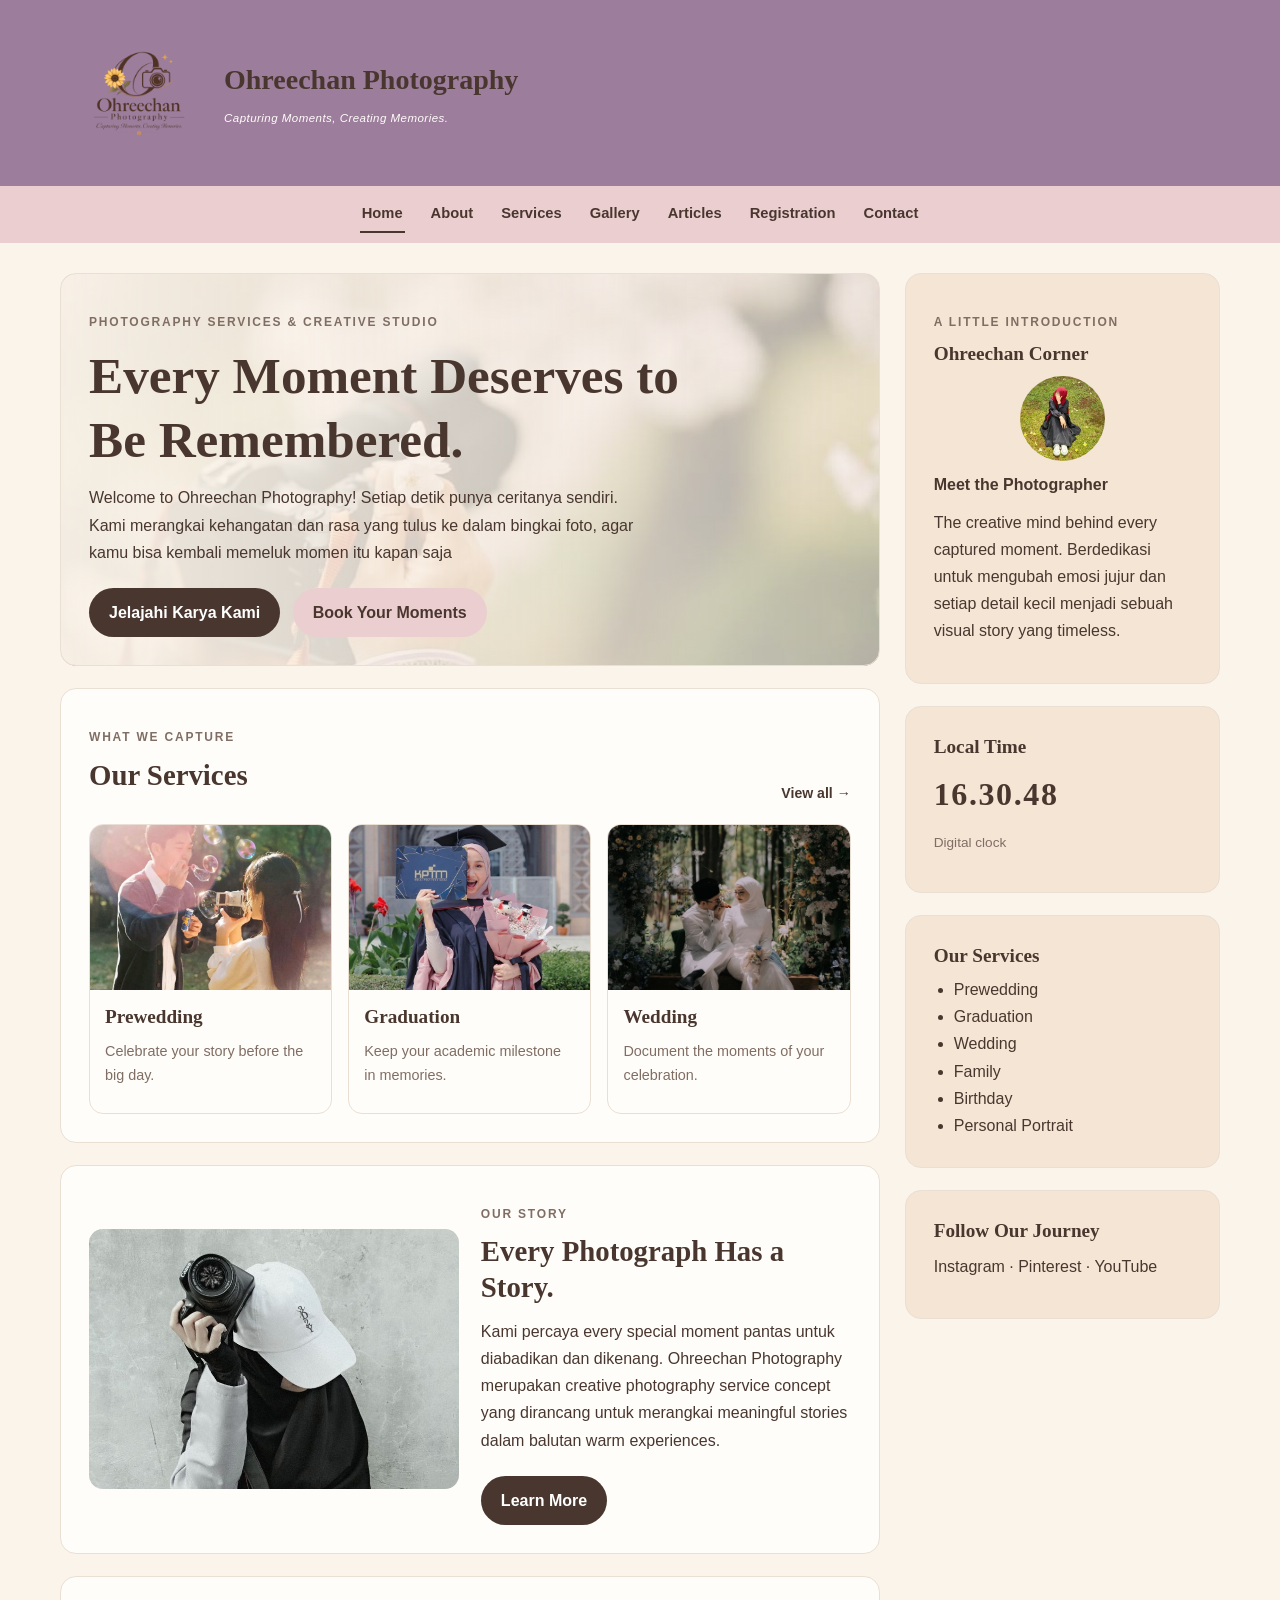
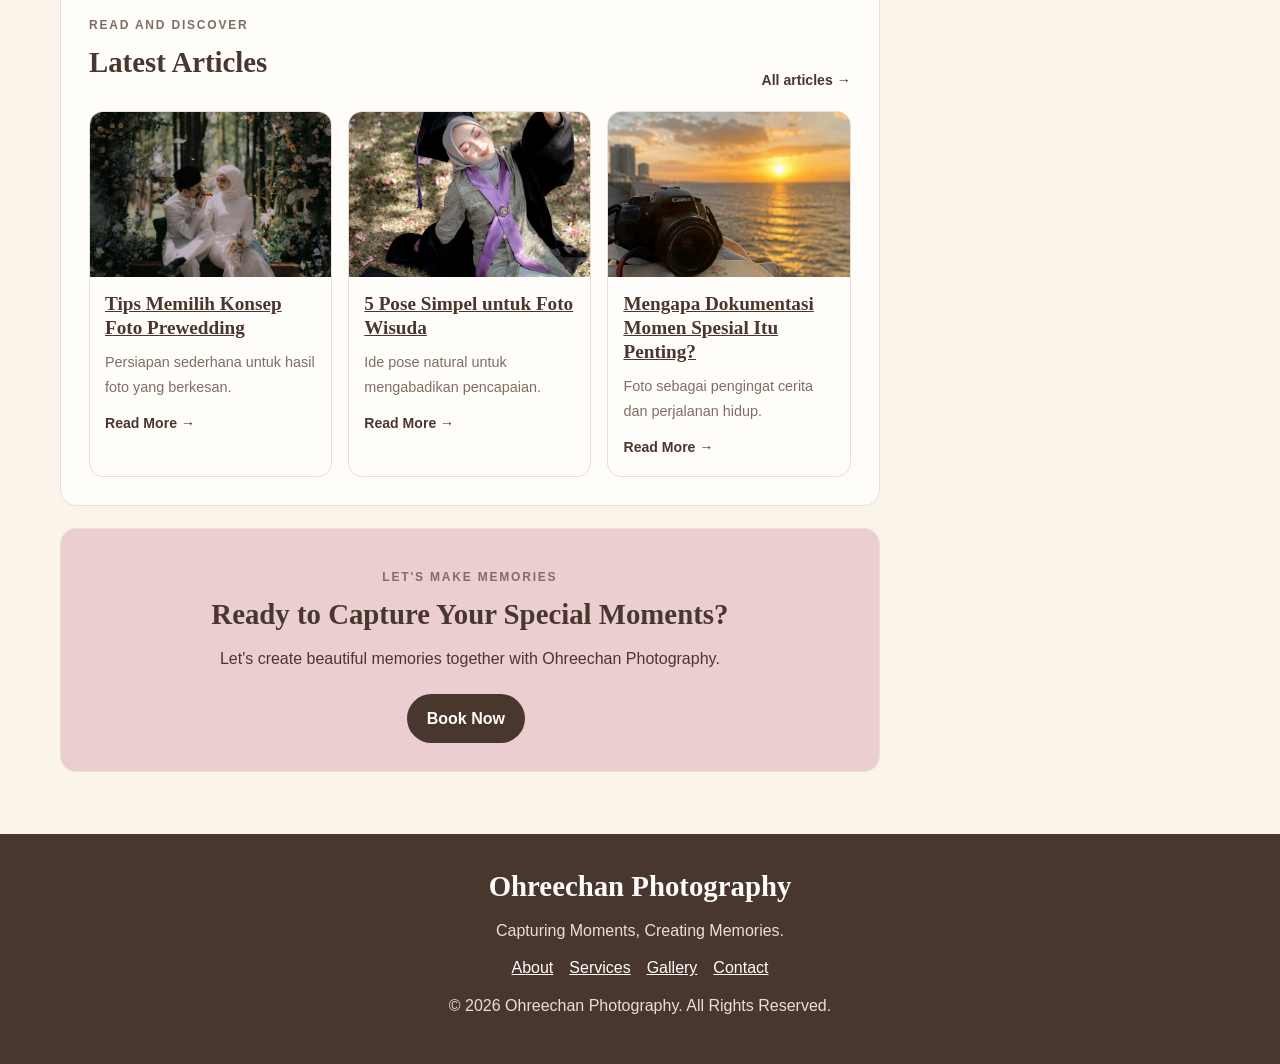
<file: index.html>
<!DOCTYPE html>
<html lang="id">
<head>
<meta charset="UTF-8">
<meta name="viewport" content="width=device-width, initial-scale=1.0">
<meta name="description" content="Ohreechan Photography — photography services and creative studio concept.">
<title>Home | Ohreechan Photography</title>
<link rel="icon" type="image/svg+xml" href="images/logofotofg.svg">
<link rel="stylesheet" href="style.css">
</head>
<body>

<header class="site-header">
  <a class="brand" href="index.html">
    <img src="images/logofoto.png" alt="Logo Ohreechan Photography">
    <span><span class="brand-name">Ohreechan Photography</span><br><span class="brand-tagline">Capturing Moments, Creating Memories.</span></span>
  </a>
  <button class="menu-toggle" id="menuToggle" aria-label="Buka menu">☰ Menu</button>
</header>

<nav class="site-nav" id="siteNav">
  <a class="active" href="index.html">Home</a>
  <a href="about.html">About</a>
  <a href="services.html">Services</a>
  <a href="gallery.html">Gallery</a>
  <a href="articles.html">Articles</a>
  <a href="registration.html">Registration</a>
  <a href="contact.html">Contact</a>
</nav>

<div class="page-wrap">
<main>
<section class="panel hero">
 <div class="hero-inner">
  <p class="eyebrow">Photography services & creative studio</p>
  <h1>Every Moment Deserves to Be Remembered.</h1>
  <p>Welcome to Ohreechan Photography! Setiap detik punya ceritanya sendiri. Kami merangkai kehangatan dan rasa yang tulus ke dalam bingkai foto, agar kamu bisa kembali memeluk momen itu kapan saja</p>
  <a class="button" href="gallery.html">Jelajahi Karya Kami</a>
  <a class="button secondary" href="registration.html">Book Your Moments</a>
 </div>
</section>

<section class="panel">
 <div class="section-heading">
  <div><p class="eyebrow">What we capture</p><h2>Our Services</h2></div>
  <a class="card-link" href="services.html">View all →</a>
 </div>
 <div class="cards">
  <article class="card"><img src="images/prewedding5.jpg" alt="Pasangan prewedding"><div class="card-body"><h3>Prewedding</h3><p>Celebrate your story before the big day.</p></div></article>
  <article class="card"><img src="images/graduation1.jpg" alt="Wisuda"><div class="card-body"><h3>Graduation</h3><p>Keep your academic milestone in memories.</p></div></article>
  <article class="card"><img src="images/wedding1.jpg" alt="Pernikahan"><div class="card-body"><h3>Wedding</h3><p>Document the moments of your celebration.</p></div></article>
 </div>
</section>

<section class="panel split">
 <img src="images/fg.jpg" alt="Kamera fotografi">
 <div>
  <p class="eyebrow">Our story</p>
  <h2>Every Photograph Has a Story.</h2>
  <p>Kami percaya every special moment pantas untuk diabadikan dan dikenang. Ohreechan Photography merupakan creative photography service concept yang dirancang untuk merangkai meaningful stories dalam balutan warm experiences.</p>
  <a class="button" href="about.html">Learn More</a>
 </div>
</section>

<section class="panel">
 <div class="section-heading">
  <div><p class="eyebrow">Read and discover</p><h2>Latest Articles</h2></div>
  <a class="card-link" href="articles.html">All articles →</a>
 </div>
 <div class="cards">
  <article class="card"><img src="images/wedding1.jpg" alt="Foto pasangan"><div class="card-body"><h3><a href="article-prewedding.html">Tips Memilih Konsep Foto Prewedding</a></h3><p>Persiapan sederhana untuk hasil foto yang berkesan.</p><a class="card-link" href="article-prewedding.html">Read More →</a></div></article>
  <article class="card"><img src="images/graduation2.jpg" alt="Foto wisuda"><div class="card-body"><h3><a href="article-graduation.html">5 Pose Simpel untuk Foto Wisuda</a></h3><p>Ide pose natural untuk mengabadikan pencapaian.</p><a class="card-link" href="article-graduation.html">Read More →</a></div></article>
  <article class="card"><img src="images/fg2.jpg" alt="Kamera"><div class="card-body"><h3><a href="article-documentation.html">Mengapa Dokumentasi Momen Spesial Itu Penting?</a></h3><p>Foto sebagai pengingat cerita dan perjalanan hidup.</p><a class="card-link" href="article-documentation.html">Read More →</a></div></article>
 </div>
</section>

<section class="panel" style="text-align:center;background:#ebcfd0">
 <p class="eyebrow">Let's make memories</p>
 <h2>Ready to Capture Your Special Moments?</h2>
 <p>Let's create beautiful memories together with Ohreechan Photography.</p>
 <a class="button" href="registration.html">Book Now</a>
</section>
</main>

<aside class="sidebar">
  <section class="panel">
    <p class="eyebrow">A little introduction</p><h3>Ohreechan Corner</h3>
    <img class="profile-icon" src="images/nur.jpeg" alt="Ilustrasi profil fotografer">
    <p><strong>Meet the Photographer</strong></p>
    <p>The creative mind behind every captured moment. Berdedikasi untuk mengubah emosi jujur dan setiap detail kecil menjadi sebuah visual story yang timeless.</p>
  </section>
  <section class="panel"><h3>Local Time</h3><div class="clock" id="clock">00:00:00</div><p class="article-meta">Digital clock</p></section>
  <section class="panel"><h3>Our Services</h3><ul><li>Prewedding</li><li>Graduation</li><li>Wedding</li><li>Family</li><li>Birthday</li><li>Personal Portrait</li></ul></section>
  <section class="panel"><h3>Follow Our Journey</h3><p>Instagram · Pinterest · YouTube</p><p class="article-meta"></p></section>
</aside>

</div>

<footer class="site-footer">
  <h2>Ohreechan Photography</h2>
  <p>Capturing Moments, Creating Memories.</p>
  <p><a href="about.html">About</a><a href="services.html">Services</a><a href="gallery.html">Gallery</a><a href="contact.html">Contact</a></p>
  <p>© 2026 Ohreechan Photography. All Rights Reserved.</p>
</footer>

<script src="script.js"></script>
</body>
</html>
</file>
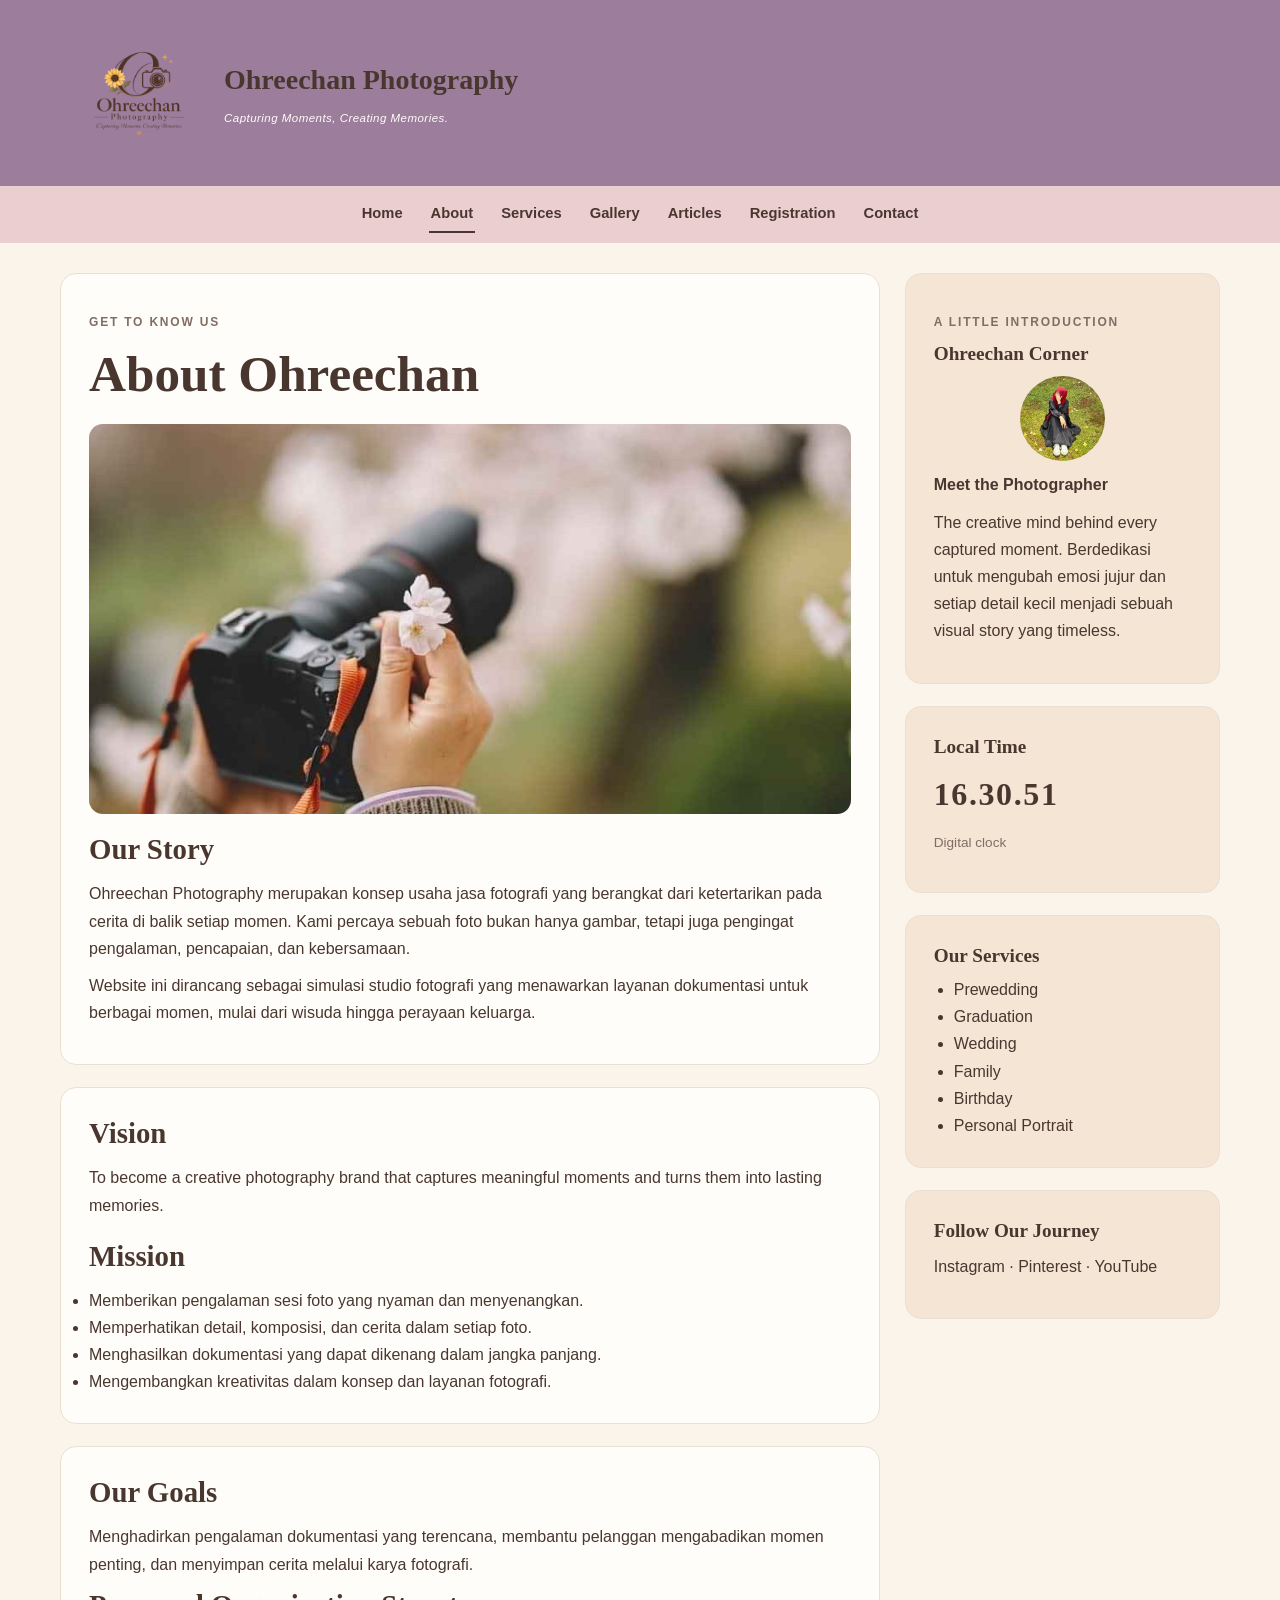
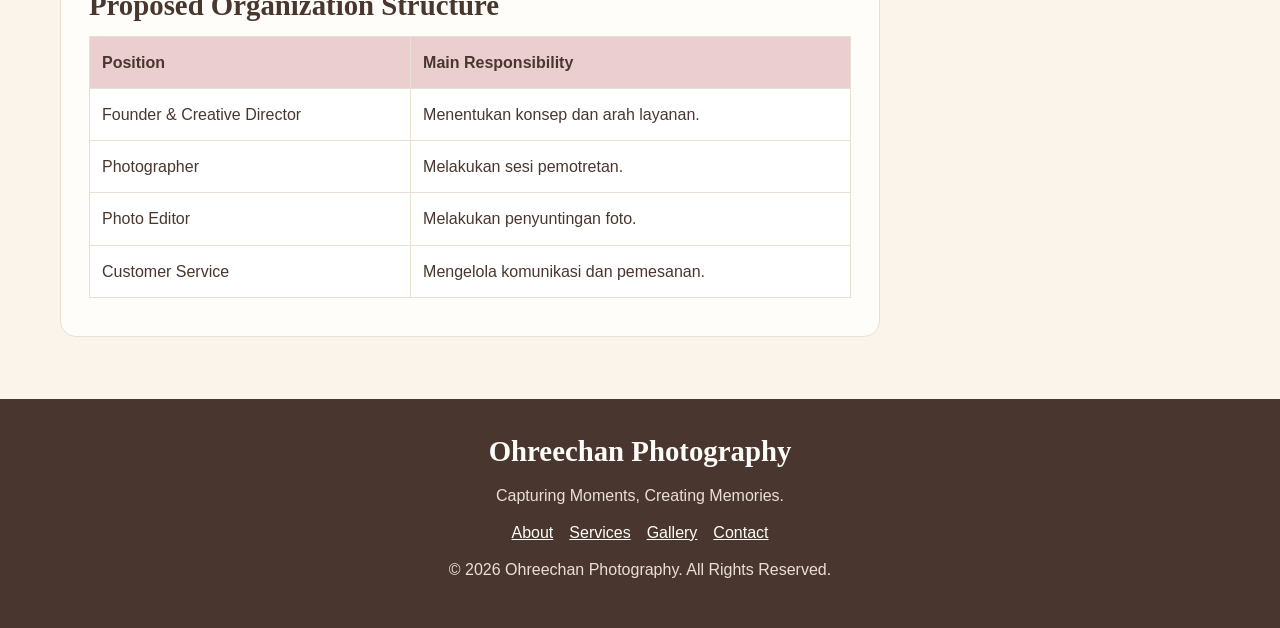
<file: about.html>
<!DOCTYPE html>
<html lang="id">
<head>
<meta charset="UTF-8">
<meta name="viewport" content="width=device-width, initial-scale=1.0">
<meta name="description" content="Ohreechan Photography — photography services and creative studio concept.">
<title>About | Ohreechan Photography</title>
<link rel="icon" type="image/svg+xml" href="images/logofotofg.svg">
<link rel="stylesheet" href="style.css">
</head>
<body>

<header class="site-header">
  <a class="brand" href="index.html">
    <img src="images/logofoto.png" alt="Logo Ohreechan Photography">
    <span><span class="brand-name">Ohreechan Photography</span><br><span class="brand-tagline">Capturing Moments, Creating Memories.</span></span>
  </a>
  <button class="menu-toggle" id="menuToggle" aria-label="Buka menu">☰ Menu</button>
</header>
<nav class="site-nav" id="siteNav"><a class="" href="index.html">Home</a><a class="active" href="about.html">About</a><a class="" href="services.html">Services</a><a class="" href="gallery.html">Gallery</a><a class="" href="articles.html">Articles</a><a class="" href="registration.html">Registration</a><a class="" href="contact.html">Contact</a></nav>


<div class="page-wrap">
<main class="">
<section class="panel"><p class="eyebrow">Get to know us</p><h1>About Ohreechan</h1><img class="article-image" src="images/herobgfg.jpg" alt="Kamera dan perlengkapan fotografi"><h2>Our Story</h2><p>Ohreechan Photography merupakan konsep usaha jasa fotografi yang berangkat dari ketertarikan pada cerita di balik setiap momen. Kami percaya sebuah foto bukan hanya gambar, tetapi juga pengingat pengalaman, pencapaian, dan kebersamaan.</p><p>Website ini dirancang sebagai simulasi studio fotografi yang menawarkan layanan dokumentasi untuk berbagai momen, mulai dari wisuda hingga perayaan keluarga.</p></section>
<section class="panel"><h2>Vision</h2><blockquote>To become a creative photography brand that captures meaningful moments and turns them into lasting memories.</blockquote><h2 style="margin-top:20px">Mission</h2><ul><li>Memberikan pengalaman sesi foto yang nyaman dan menyenangkan.</li><li>Memperhatikan detail, komposisi, dan cerita dalam setiap foto.</li><li>Menghasilkan dokumentasi yang dapat dikenang dalam jangka panjang.</li><li>Mengembangkan kreativitas dalam konsep dan layanan fotografi.</li></ul></section>
<section class="panel"><h2>Our Goals</h2><p>Menghadirkan pengalaman dokumentasi yang terencana, membantu pelanggan mengabadikan momen penting, dan menyimpan cerita melalui karya fotografi.</p><h2>Proposed Organization Structure</h2><div class="table-wrap"><table><tr><th>Position</th><th>Main Responsibility</th></tr><tr><td>Founder & Creative Director</td><td>Menentukan konsep dan arah layanan.</td></tr><tr><td>Photographer</td><td>Melakukan sesi pemotretan.</td></tr><tr><td>Photo Editor</td><td>Melakukan penyuntingan foto.</td></tr><tr><td>Customer Service</td><td>Mengelola komunikasi dan pemesanan.</td></tr></table></div><p class="article-meta"></p></section>
</main>

<aside class="sidebar">
  <section class="panel">
    <p class="eyebrow">A little introduction</p><h3>Ohreechan Corner</h3>
    <img class="profile-icon" src="images/nur.jpeg" alt="Ilustrasi profil fotografer">
    <p><strong>Meet the Photographer</strong></p>
    <p>The creative mind behind every captured moment. Berdedikasi untuk mengubah emosi jujur dan setiap detail kecil menjadi sebuah visual story yang timeless.</p>
  </section>
  <section class="panel"><h3>Local Time</h3><div class="clock" id="clock">00:00:00</div><p class="article-meta">Digital clock</p></section>
  <section class="panel"><h3>Our Services</h3><ul><li>Prewedding</li><li>Graduation</li><li>Wedding</li><li>Family</li><li>Birthday</li><li>Personal Portrait</li></ul></section>
  <section class="panel"><h3>Follow Our Journey</h3><p>Instagram · Pinterest · YouTube</p><p class="article-meta"></p></section>
</aside>

</div>

<footer class="site-footer">
  <h2>Ohreechan Photography</h2>
  <p>Capturing Moments, Creating Memories.</p>
  <p><a href="about.html">About</a><a href="services.html">Services</a><a href="gallery.html">Gallery</a><a href="contact.html">Contact</a></p>
  <p>© 2026 Ohreechan Photography. All Rights Reserved.</p>
</footer>

<script src="script.js"></script>
</body>
</html>
</file>
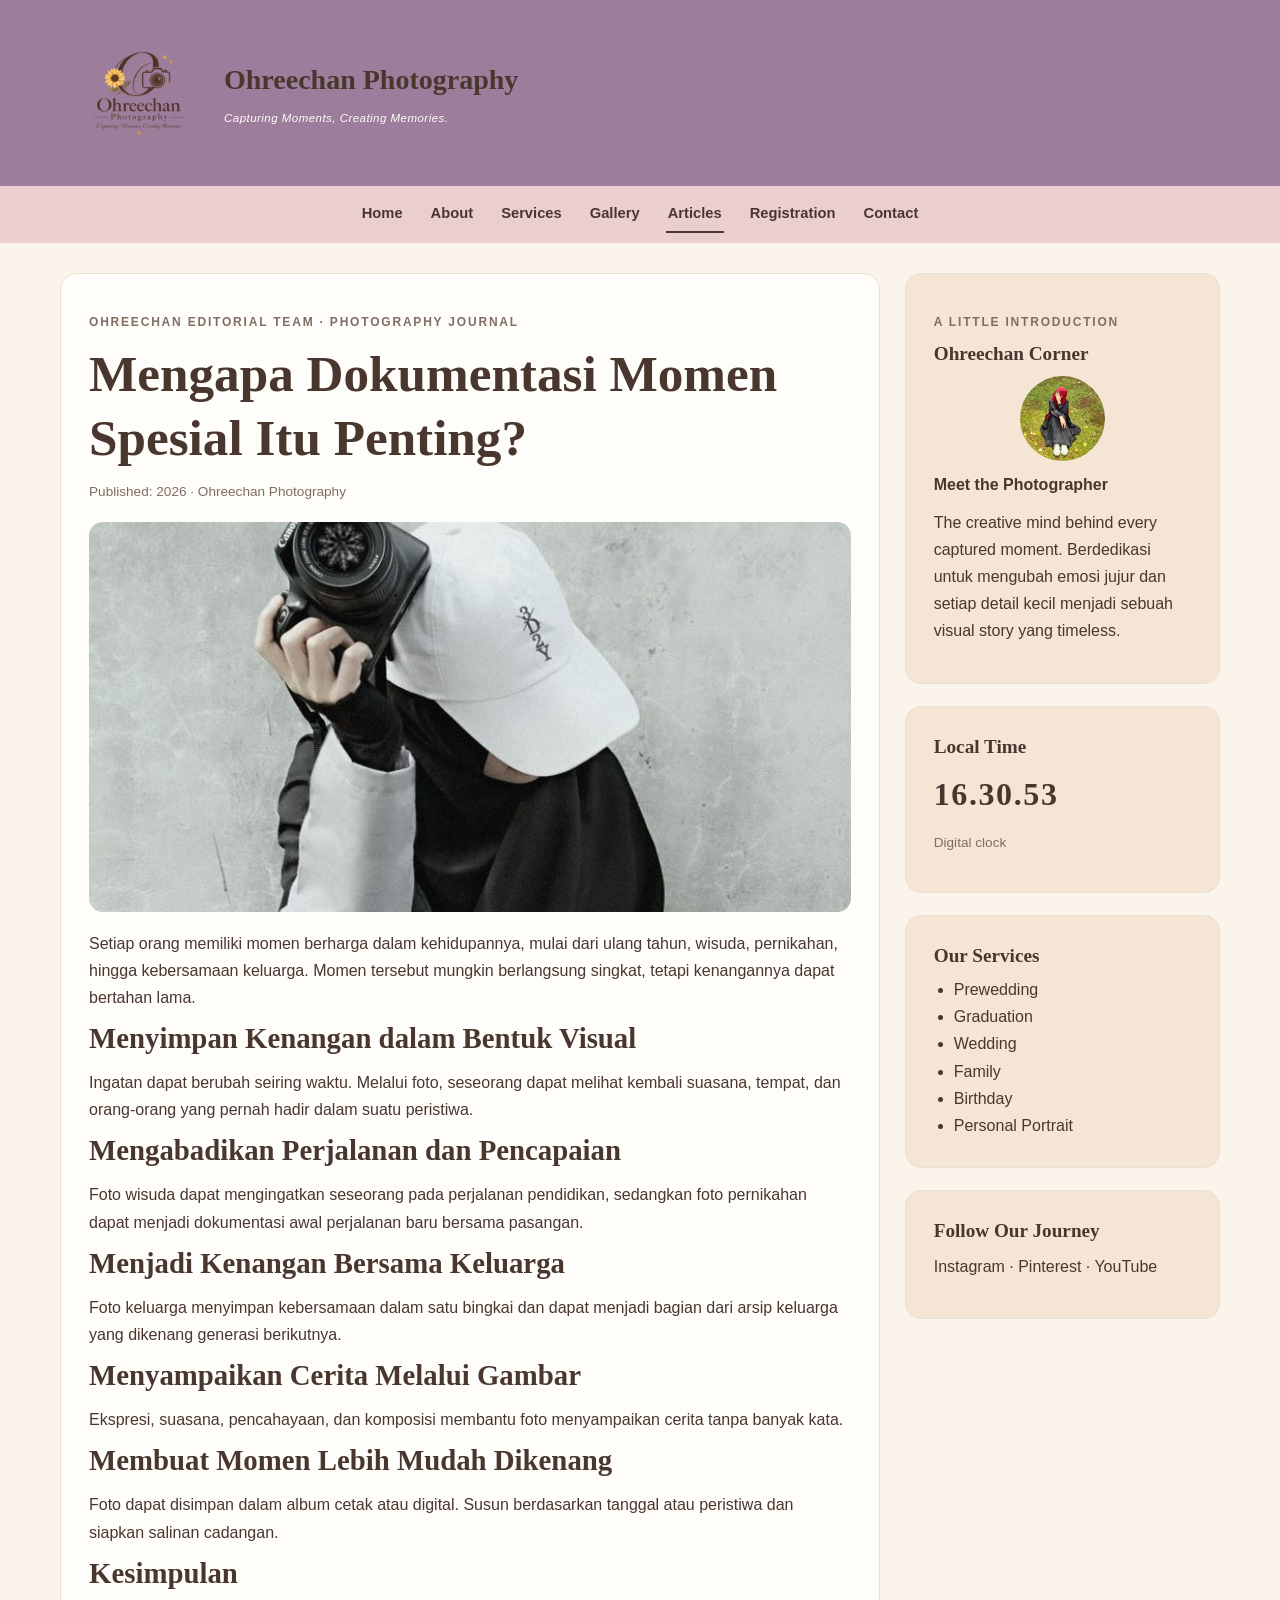
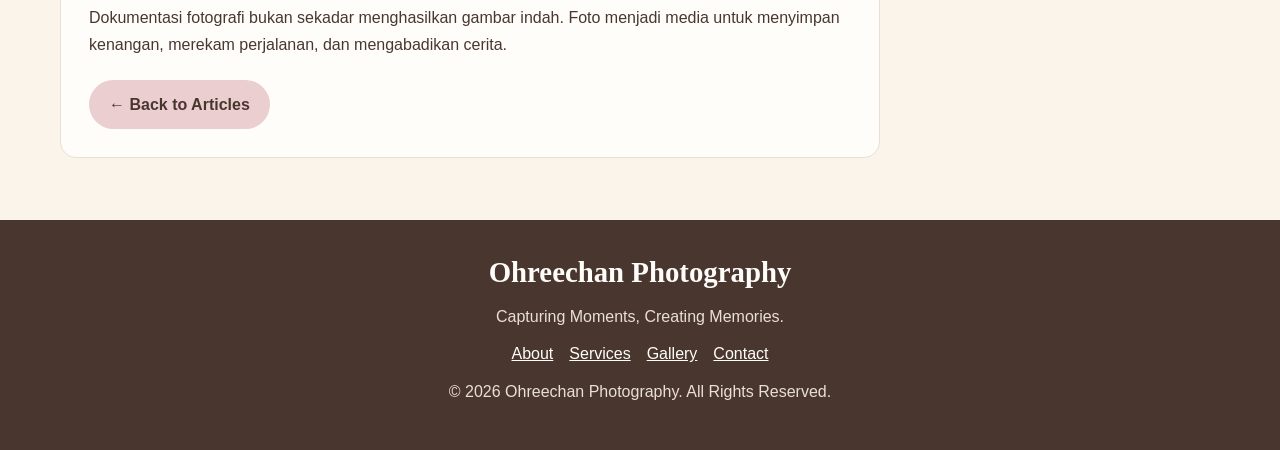
<file: article-documentation.html>
<!DOCTYPE html>
<html lang="id">
<head>
<meta charset="UTF-8">
<meta name="viewport" content="width=device-width, initial-scale=1.0">
<meta name="description" content="Ohreechan Photography — photography services and creative studio concept.">
<title>Article | Ohreechan Photography</title>
<link rel="icon" type="image/svg+xml" href="images/logofotofg.svg">
<link rel="stylesheet" href="style.css">
</head>
<body>

<header class="site-header">
  <a class="brand" href="index.html">
    <img src="images/logofoto.png" alt="Logo Ohreechan Photography">
    <span><span class="brand-name">Ohreechan Photography</span><br><span class="brand-tagline">Capturing Moments, Creating Memories.</span></span>
  </a>
  <button class="menu-toggle" id="menuToggle" aria-label="Buka menu">☰ Menu</button>
</header>
<nav class="site-nav" id="siteNav"><a class="" href="index.html">Home</a><a class="" href="about.html">About</a><a class="" href="services.html">Services</a><a class="" href="gallery.html">Gallery</a><a class="active" href="articles.html">Articles</a><a class="" href="registration.html">Registration</a><a class="" href="contact.html">Contact</a></nav>


<div class="page-wrap">
<main class="article-content"><section class="panel article-content"><p class="eyebrow">Ohreechan Editorial Team · Photography Journal</p><h1>Mengapa Dokumentasi Momen Spesial Itu Penting?</h1><p class="article-meta">Published: 2026 · Ohreechan Photography</p>
  <img class="article-image" src="images/fg.jpg" alt="Mengapa Dokumentasi Momen Spesial Itu Penting?"><p>Setiap orang memiliki momen berharga dalam kehidupannya, mulai dari ulang tahun, wisuda, pernikahan, hingga kebersamaan keluarga. Momen tersebut mungkin berlangsung singkat, tetapi kenangannya dapat bertahan lama.</p>
  <h2>Menyimpan Kenangan dalam Bentuk Visual</h2><p>Ingatan dapat berubah seiring waktu. Melalui foto, seseorang dapat melihat kembali suasana, tempat, dan orang-orang yang pernah hadir dalam suatu peristiwa.</p>
  <h2>Mengabadikan Perjalanan dan Pencapaian</h2><p>Foto wisuda dapat mengingatkan seseorang pada perjalanan pendidikan, sedangkan foto pernikahan dapat menjadi dokumentasi awal perjalanan baru bersama pasangan.</p>
  <h2>Menjadi Kenangan Bersama Keluarga</h2><p>Foto keluarga menyimpan kebersamaan dalam satu bingkai dan dapat menjadi bagian dari arsip keluarga yang dikenang generasi berikutnya.</p>
  <h2>Menyampaikan Cerita Melalui Gambar</h2><p>Ekspresi, suasana, pencahayaan, dan komposisi membantu foto menyampaikan cerita tanpa banyak kata.</p>
  <h2>Membuat Momen Lebih Mudah Dikenang</h2><p>Foto dapat disimpan dalam album cetak atau digital. Susun berdasarkan tanggal atau peristiwa dan siapkan salinan cadangan.</p>
  <h2>Kesimpulan</h2><p>Dokumentasi fotografi bukan sekadar menghasilkan gambar indah. Foto menjadi media untuk menyimpan kenangan, merekam perjalanan, dan mengabadikan cerita.</p><p class="article-meta"></p><a class="button secondary" href="articles.html">← Back to Articles</a></section></main>

<aside class="sidebar">
  <section class="panel">
    <p class="eyebrow">A little introduction</p><h3>Ohreechan Corner</h3>
    <img class="profile-icon" src="images/nur.jpeg" alt="Ilustrasi profil fotografer">
    <p><strong>Meet the Photographer</strong></p>
    <p>The creative mind behind every captured moment. Berdedikasi untuk mengubah emosi jujur dan setiap detail kecil menjadi sebuah visual story yang timeless.</p>
  </section>
  <section class="panel"><h3>Local Time</h3><div class="clock" id="clock">00:00:00</div><p class="article-meta">Digital clock</p></section>
  <section class="panel"><h3>Our Services</h3><ul><li>Prewedding</li><li>Graduation</li><li>Wedding</li><li>Family</li><li>Birthday</li><li>Personal Portrait</li></ul></section>
  <section class="panel"><h3>Follow Our Journey</h3><p>Instagram · Pinterest · YouTube</p><p class="article-meta"></p></section>
</aside>

</div>

<footer class="site-footer">
  <h2>Ohreechan Photography</h2>
  <p>Capturing Moments, Creating Memories.</p>
  <p><a href="about.html">About</a><a href="services.html">Services</a><a href="gallery.html">Gallery</a><a href="contact.html">Contact</a></p>
  <p>© 2026 Ohreechan Photography. All Rights Reserved.</p>
  
</footer>

<script src="script.js"></script>
</body>
</html>
</file>
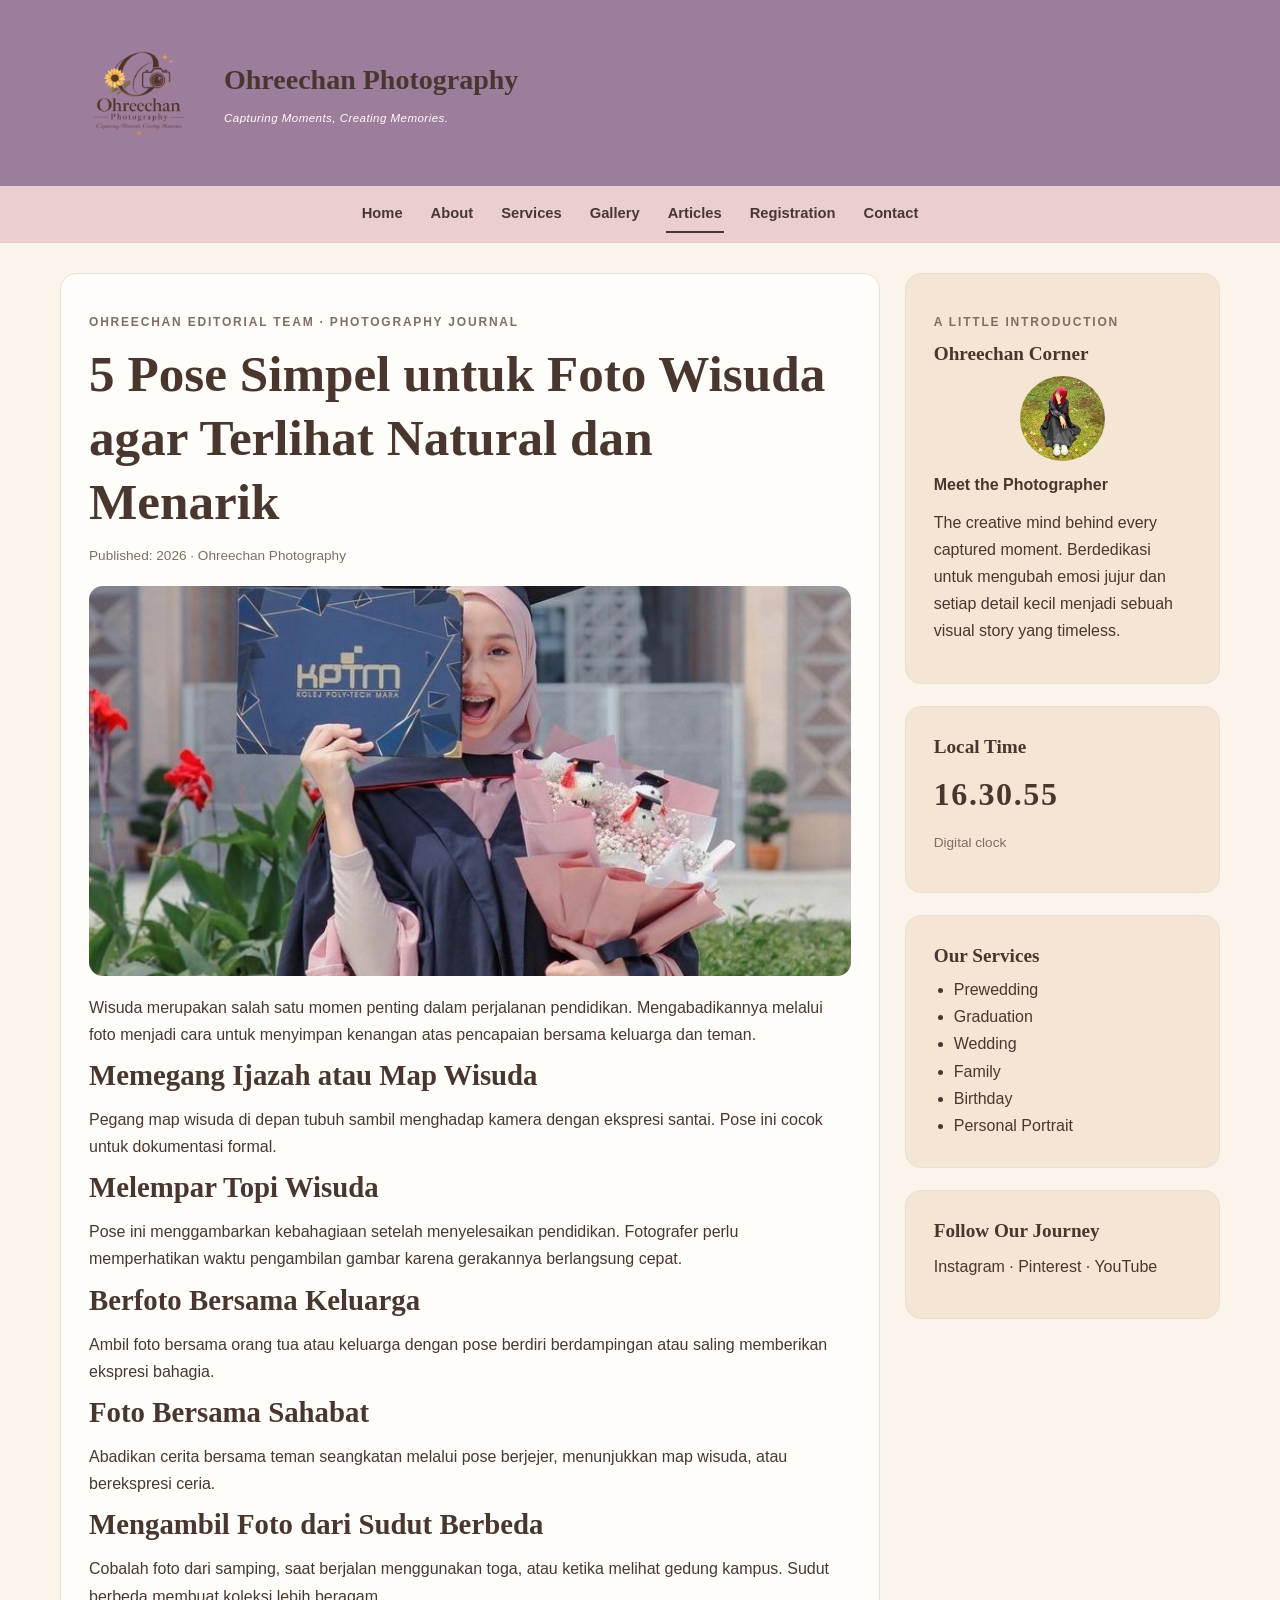
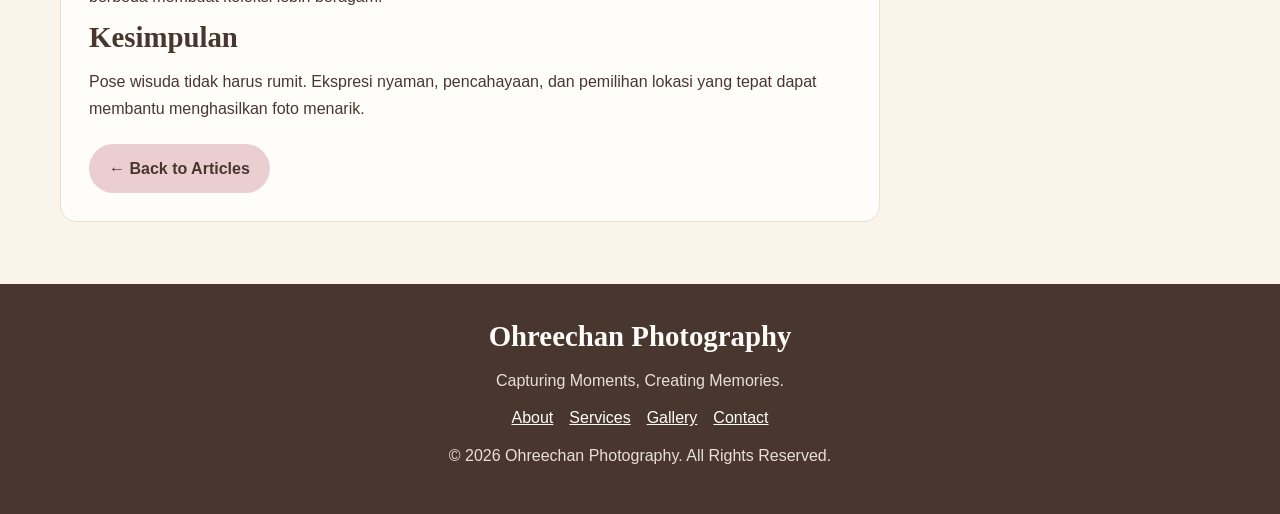
<file: article-graduation.html>
<!DOCTYPE html>
<html lang="id">
<head>
<meta charset="UTF-8">
<meta name="viewport" content="width=device-width, initial-scale=1.0">
<meta name="description" content="Ohreechan Photography — photography services and creative studio concept.">
<title>Article | Ohreechan Photography</title>
<link rel="icon" type="image/svg+xml" href="images/logofotofg.svg">
<link rel="stylesheet" href="style.css">
</head>
<body>

<header class="site-header">
  <a class="brand" href="index.html">
    <img src="images/logofoto.png" alt="Logo Ohreechan Photography">
    <span><span class="brand-name">Ohreechan Photography</span><br><span class="brand-tagline">Capturing Moments, Creating Memories.</span></span>
  </a>
  <button class="menu-toggle" id="menuToggle" aria-label="Buka menu">☰ Menu</button>
</header>
<nav class="site-nav" id="siteNav"><a class="" href="index.html">Home</a><a class="" href="about.html">About</a><a class="" href="services.html">Services</a><a class="" href="gallery.html">Gallery</a><a class="active" href="articles.html">Articles</a><a class="" href="registration.html">Registration</a><a class="" href="contact.html">Contact</a></nav>


<div class="page-wrap">
<main class="article-content"><section class="panel article-content"><p class="eyebrow">Ohreechan Editorial Team · Photography Journal</p><h1>5 Pose Simpel untuk Foto Wisuda agar Terlihat Natural dan Menarik</h1><p class="article-meta">Published: 2026 · Ohreechan Photography</p>
  <img class="article-image" src="images/graduation1.jpg" alt="5 Pose Simpel untuk Foto Wisuda agar Terlihat Natural dan Menarik"><p>Wisuda merupakan salah satu momen penting dalam perjalanan pendidikan. Mengabadikannya melalui foto menjadi cara untuk menyimpan kenangan atas pencapaian bersama keluarga dan teman.</p><h2>Memegang Ijazah atau Map Wisuda</h2><p>Pegang map wisuda di depan tubuh sambil menghadap kamera dengan ekspresi santai. Pose ini cocok untuk dokumentasi formal.</p><h2>Melempar Topi Wisuda</h2><p>Pose ini menggambarkan kebahagiaan setelah menyelesaikan pendidikan. Fotografer perlu memperhatikan waktu pengambilan gambar karena gerakannya berlangsung cepat.</p>
  <h2>Berfoto Bersama Keluarga</h2><p>Ambil foto bersama orang tua atau keluarga dengan pose berdiri berdampingan atau saling memberikan ekspresi bahagia.</p>
  <h2>Foto Bersama Sahabat</h2><p>Abadikan cerita bersama teman seangkatan melalui pose berjejer, menunjukkan map wisuda, atau berekspresi ceria.</p>
  <h2>Mengambil Foto dari Sudut Berbeda</h2><p>Cobalah foto dari samping, saat berjalan menggunakan toga, atau ketika melihat gedung kampus. Sudut berbeda membuat koleksi lebih beragam.</p>
  <h2>Kesimpulan</h2><p>Pose wisuda tidak harus rumit. Ekspresi nyaman, pencahayaan, dan pemilihan lokasi yang tepat dapat membantu menghasilkan foto menarik.</p><p class="article-meta"></p><a class="button secondary" href="articles.html">← Back to Articles</a></section></main>

<aside class="sidebar">
  <section class="panel">
    <p class="eyebrow">A little introduction</p><h3>Ohreechan Corner</h3>
    <img class="profile-icon" src="images/nur.jpeg" alt="Ilustrasi profil fotografer">
    <p><strong>Meet the Photographer</strong></p>
    <p>The creative mind behind every captured moment. Berdedikasi untuk mengubah emosi jujur dan setiap detail kecil menjadi sebuah visual story yang timeless.</p>
  </section>
  <section class="panel"><h3>Local Time</h3><div class="clock" id="clock">00:00:00</div><p class="article-meta">Digital clock</p></section>
  <section class="panel"><h3>Our Services</h3><ul><li>Prewedding</li><li>Graduation</li><li>Wedding</li><li>Family</li><li>Birthday</li><li>Personal Portrait</li></ul></section>
  <section class="panel"><h3>Follow Our Journey</h3><p>Instagram · Pinterest · YouTube</p><p class="article-meta"></p></section>
</aside>

</div>

<footer class="site-footer">
  <h2>Ohreechan Photography</h2>
  <p>Capturing Moments, Creating Memories.</p>
  <p><a href="about.html">About</a><a href="services.html">Services</a><a href="gallery.html">Gallery</a><a href="contact.html">Contact</a></p>
  <p>© 2026 Ohreechan Photography. All Rights Reserved.</p>
  
</footer>

<script src="script.js"></script>
</body>
</html>
</file>
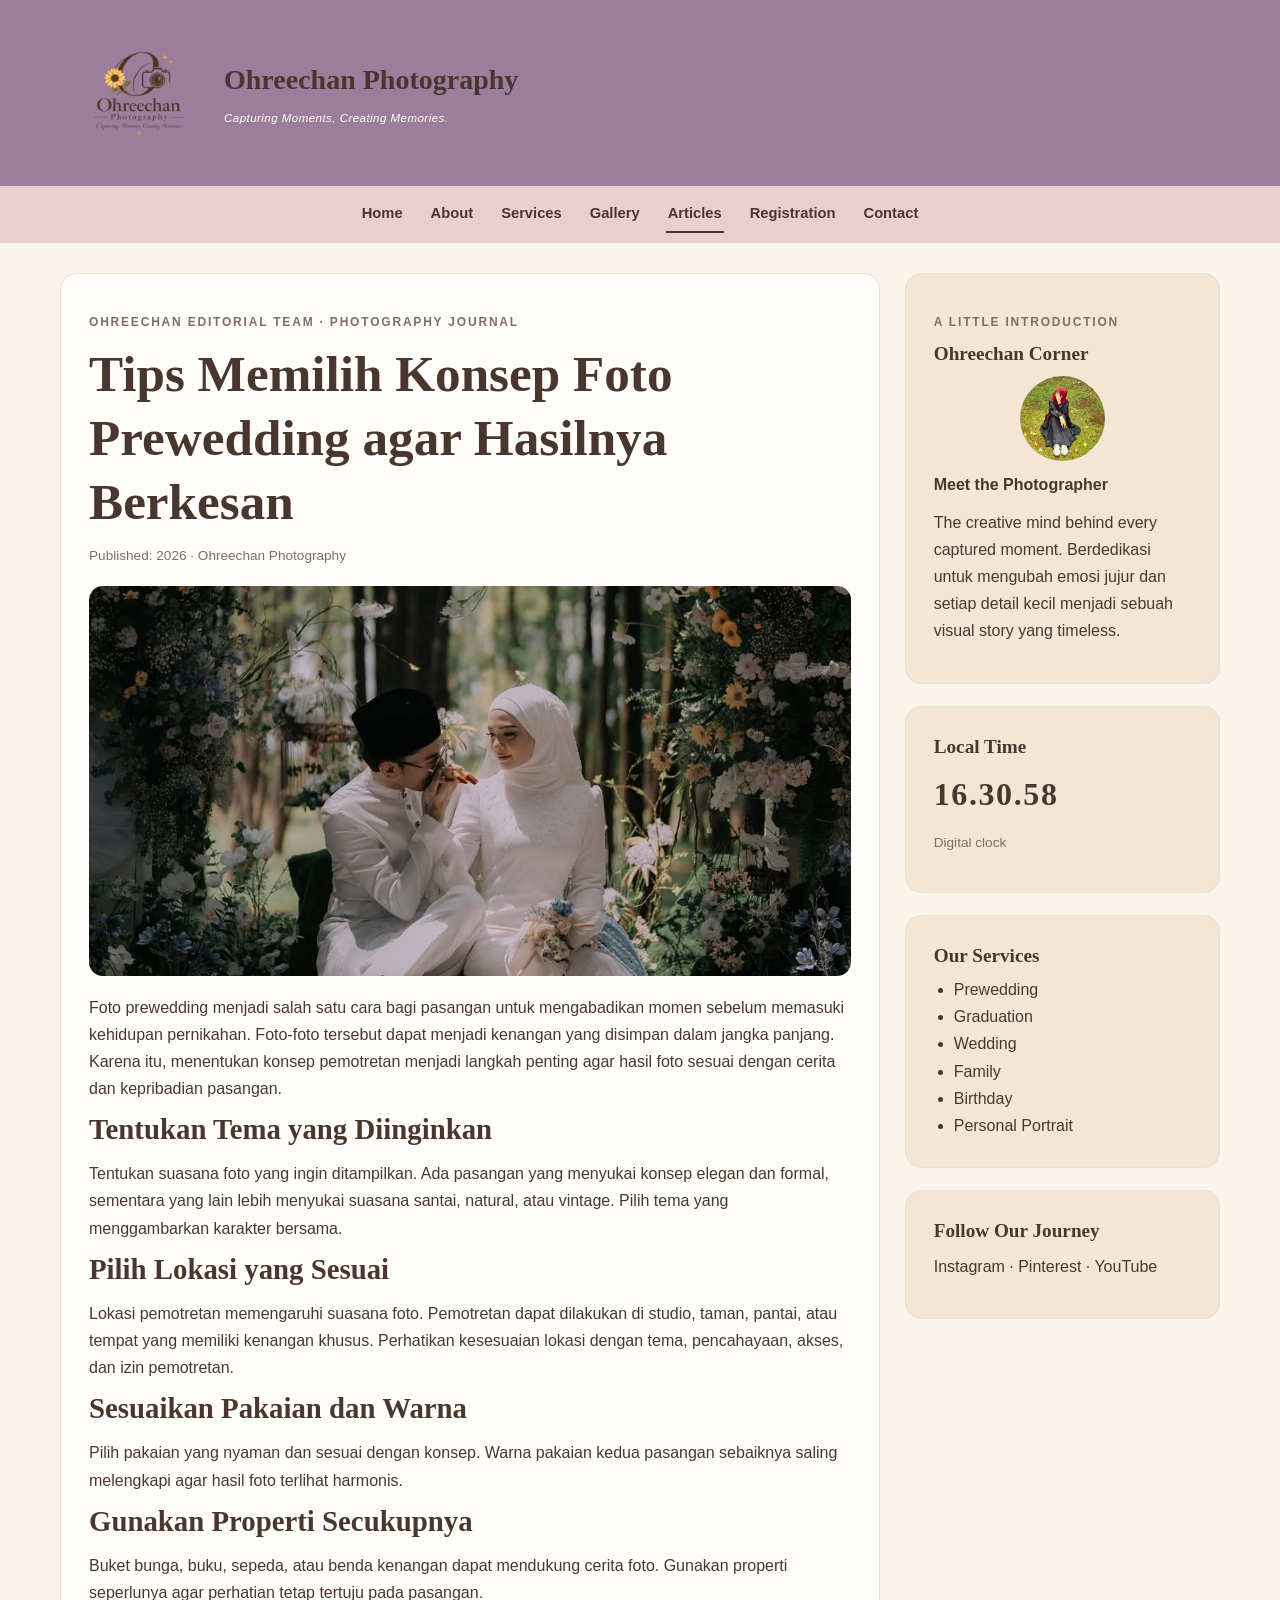
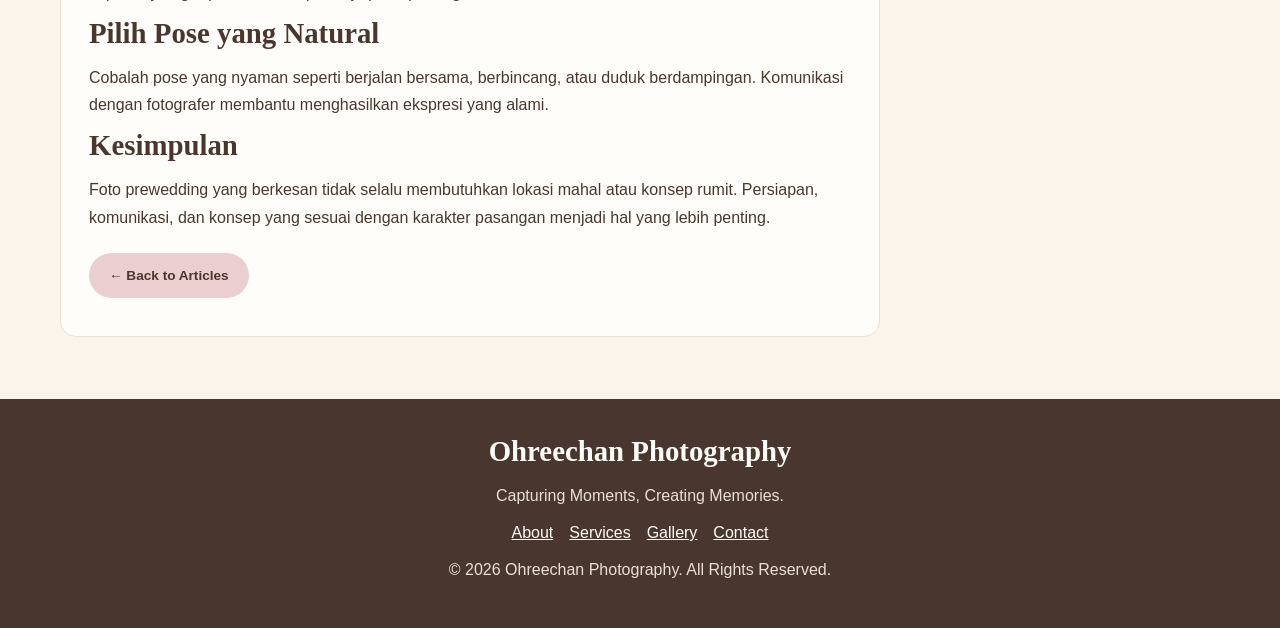
<file: article-prewedding.html>
<!DOCTYPE html>
<html lang="id">
<head>
<meta charset="UTF-8">
<meta name="viewport" content="width=device-width, initial-scale=1.0">
<meta name="description" content="Ohreechan Photography — photography services and creative studio concept.">
<title>Article | Ohreechan Photography</title>
<link rel="icon" type="image/svg+xml" href="images/logofotofg.svg">
<link rel="stylesheet" href="style.css">
</head>
<body>

<header class="site-header">
  <a class="brand" href="index.html">
    <img src="images/logofoto.png" alt="Logo Ohreechan Photography">
    <span><span class="brand-name">Ohreechan Photography</span><br><span class="brand-tagline">Capturing Moments, Creating Memories.</span></span>
  </a>
  <button class="menu-toggle" id="menuToggle" aria-label="Buka menu">☰ Menu</button>
</header>
<nav class="site-nav" id="siteNav"><a class="" href="index.html">Home</a><a class="" href="about.html">About</a><a class="" href="services.html">Services</a><a class="" href="gallery.html">Gallery</a><a class="active" href="articles.html">Articles</a><a class="" href="registration.html">Registration</a><a class="" href="contact.html">Contact</a></nav>

<div class="page-wrap">
<main class="article-content"><section class="panel article-content"><p class="eyebrow">Ohreechan Editorial Team · Photography Journal</p><h1>Tips Memilih Konsep Foto Prewedding agar Hasilnya Berkesan</h1><p class="article-meta">Published: 2026 · Ohreechan Photography</p>
  <img class="article-image" src="images/wedding1.jpg" alt="Tips Memilih Konsep Foto Prewedding agar Hasilnya Berkesan"><p>Foto prewedding menjadi salah satu cara bagi pasangan untuk mengabadikan momen sebelum memasuki kehidupan pernikahan. Foto-foto tersebut dapat menjadi kenangan yang disimpan dalam jangka panjang. Karena itu, menentukan konsep pemotretan menjadi langkah penting agar hasil foto sesuai dengan cerita dan kepribadian pasangan.</p>
  <h2>Tentukan Tema yang Diinginkan</h2><p>Tentukan suasana foto yang ingin ditampilkan. Ada pasangan yang menyukai konsep elegan dan formal, sementara yang lain lebih menyukai suasana santai, natural, atau vintage. Pilih tema yang menggambarkan karakter bersama.</p>
  <h2>Pilih Lokasi yang Sesuai</h2><p>Lokasi pemotretan memengaruhi suasana foto. Pemotretan dapat dilakukan di studio, taman, pantai, atau tempat yang memiliki kenangan khusus. Perhatikan kesesuaian lokasi dengan tema, pencahayaan, akses, dan izin pemotretan.</p>
  <h2>Sesuaikan Pakaian dan Warna</h2><p>Pilih pakaian yang nyaman dan sesuai dengan konsep. Warna pakaian kedua pasangan sebaiknya saling melengkapi agar hasil foto terlihat harmonis.</p>
  <h2>Gunakan Properti Secukupnya</h2><p>Buket bunga, buku, sepeda, atau benda kenangan dapat mendukung cerita foto. Gunakan properti seperlunya agar perhatian tetap tertuju pada pasangan.</p>
  <h2>Pilih Pose yang Natural</h2><p>Cobalah pose yang nyaman seperti berjalan bersama, berbincang, atau duduk berdampingan. Komunikasi dengan fotografer membantu menghasilkan ekspresi yang alami.</p>
  <h2>Kesimpulan</h2><p>Foto prewedding yang berkesan tidak selalu membutuhkan lokasi mahal atau konsep rumit. Persiapan, komunikasi, dan konsep yang sesuai dengan karakter pasangan menjadi hal yang lebih penting.</p>
  <p class="article-meta"><a class="button secondary" href="articles.html">← Back to Articles</a></section></main>

<aside class="sidebar">
  <section class="panel">
    <p class="eyebrow">A little introduction</p><h3>Ohreechan Corner</h3>
    <img class="profile-icon" src="images/nur.jpeg" alt="Ilustrasi profil fotografer">
    <p><strong>Meet the Photographer</strong></p>
    <p>The creative mind behind every captured moment. Berdedikasi untuk mengubah emosi jujur dan setiap detail kecil menjadi sebuah visual story yang timeless.</p>
  </section>
  <section class="panel"><h3>Local Time</h3><div class="clock" id="clock">00:00:00</div><p class="article-meta">Digital clock</p></section>
  <section class="panel"><h3>Our Services</h3><ul><li>Prewedding</li><li>Graduation</li><li>Wedding</li><li>Family</li><li>Birthday</li><li>Personal Portrait</li></ul></section>
  <section class="panel"><h3>Follow Our Journey</h3><p>Instagram · Pinterest · YouTube</p><p class="article-meta"></p></section>
</aside>

</div>

<footer class="site-footer">
  <h2>Ohreechan Photography</h2>
  <p>Capturing Moments, Creating Memories.</p>
  <p><a href="about.html">About</a><a href="services.html">Services</a><a href="gallery.html">Gallery</a><a href="contact.html">Contact</a></p>
  <p>© 2026 Ohreechan Photography. All Rights Reserved.</p>
  <p></p>
</footer>

<script src="script.js"></script>
</body>
</html>
</file>
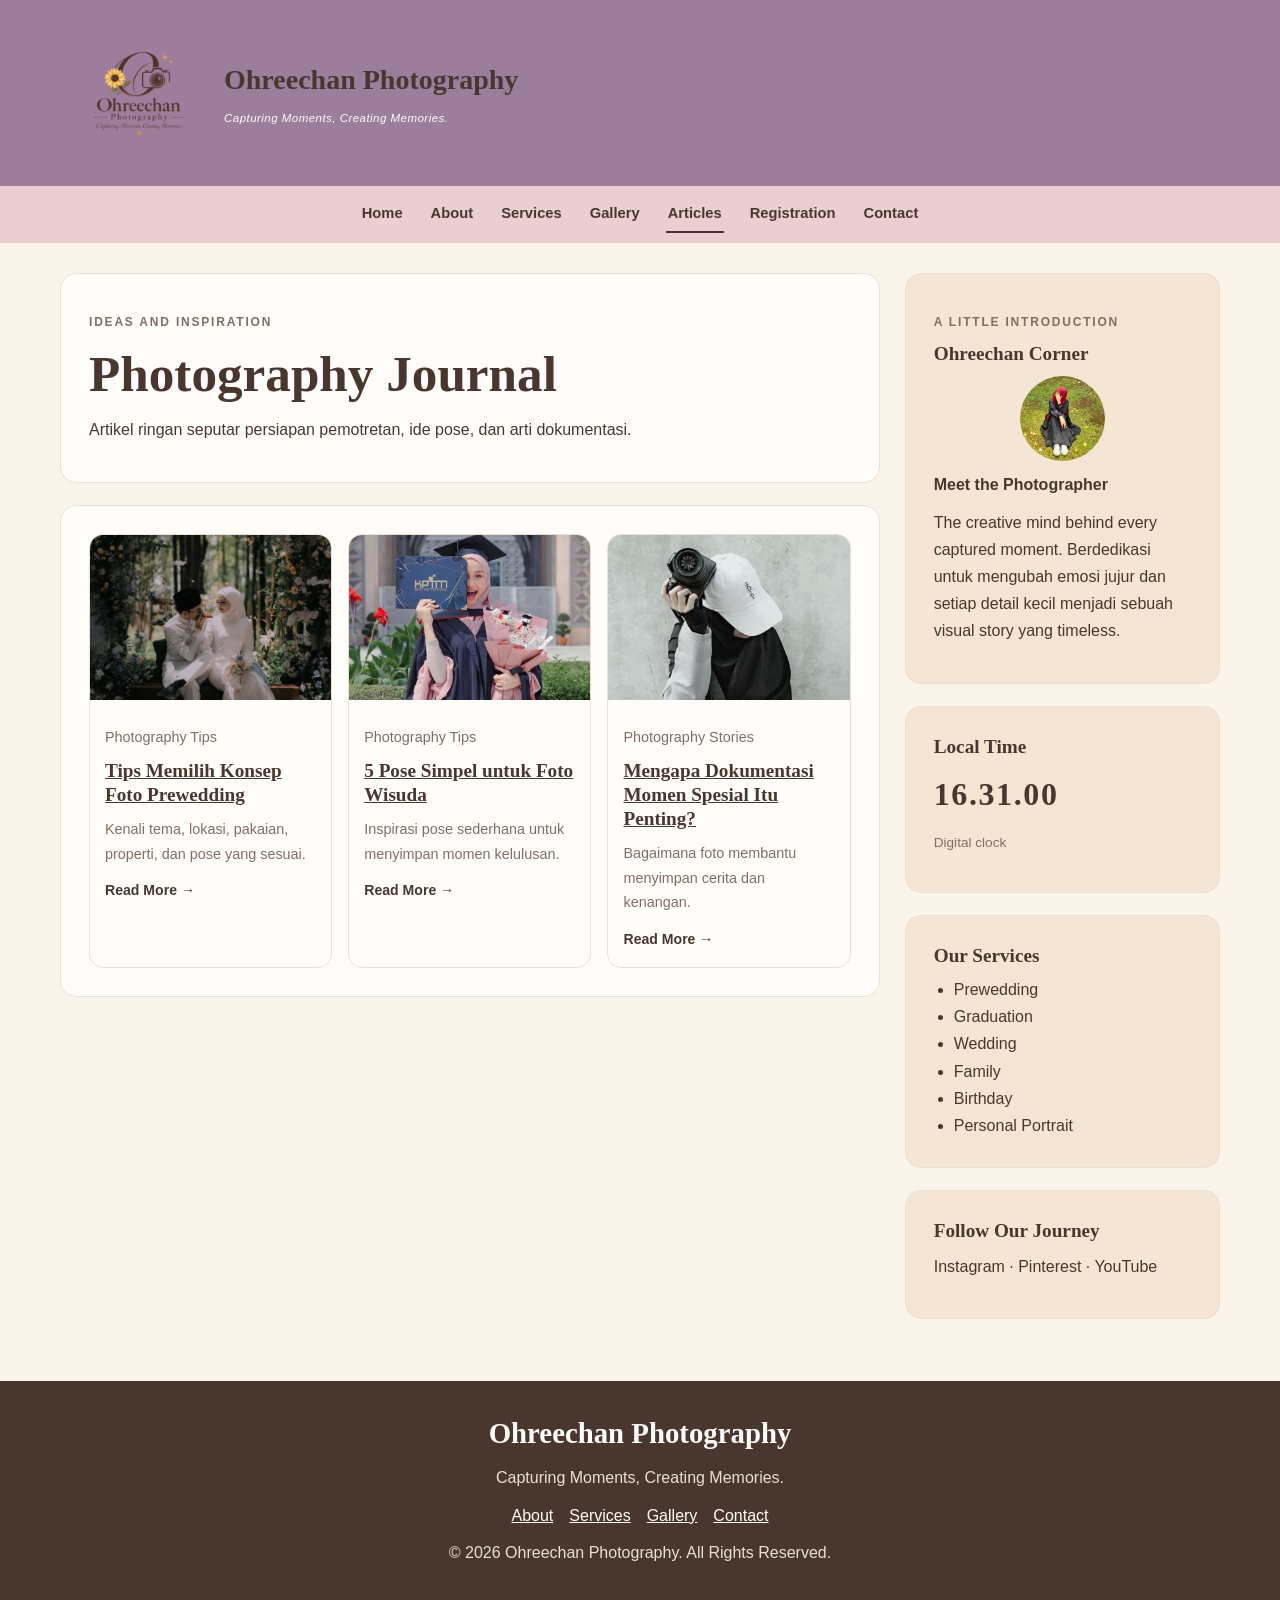
<file: articles.html>
<!DOCTYPE html>
<html lang="id">
<head>
<meta charset="UTF-8">
<meta name="viewport" content="width=device-width, initial-scale=1.0">
<meta name="description" content="Ohreechan Photography — photography services and creative studio concept.">
<title>Articles | Ohreechan Photography</title>
<link rel="icon" type="image/svg+xml" href="images/logofotofg.svg">
<link rel="stylesheet" href="style.css">
</head>
<body>

<header class="site-header">
  <a class="brand" href="index.html">
    <img src="images/logofoto.png" alt="Logo Ohreechan Photography">
    <span><span class="brand-name">Ohreechan Photography</span><br><span class="brand-tagline">Capturing Moments, Creating Memories.</span></span>
  </a>
  <button class="menu-toggle" id="menuToggle" aria-label="Buka menu">☰ Menu</button>
</header>
<nav class="site-nav" id="siteNav"><a class="" href="index.html">Home</a><a class="" href="about.html">About</a><a class="" href="services.html">Services</a><a class="" href="gallery.html">Gallery</a><a class="active" href="articles.html">Articles</a><a class="" href="registration.html">Registration</a><a class="" href="contact.html">Contact</a></nav>

<div class="page-wrap">
<main class="">
<section class="panel"><p class="eyebrow">Ideas and inspiration</p><h1>Photography Journal</h1><p>Artikel ringan seputar persiapan pemotretan, ide pose, dan arti dokumentasi.</p></section>
<section class="panel"><div class="cards">
<article class="card"><img src="images/wedding1.jpg" alt="Prewedding"><div class="card-body"><p class="article-meta">Photography Tips</p><h3><a href="article-prewedding.html">Tips Memilih Konsep Foto Prewedding</a></h3><p>Kenali tema, lokasi, pakaian, properti, dan pose yang sesuai.</p><a class="card-link" href="article-prewedding.html">Read More →</a></div></article>
<article class="card"><img src="images/graduation1.jpg" alt="Wisuda"><div class="card-body"><p class="article-meta">Photography Tips</p><h3><a href="article-graduation.html">5 Pose Simpel untuk Foto Wisuda</a></h3><p>Inspirasi pose sederhana untuk menyimpan momen kelulusan.</p><a class="card-link" href="article-graduation.html">Read More →</a></div></article>
<article class="card"><img src="images/fg.jpg" alt="Kamera"><div class="card-body"><p class="article-meta">Photography Stories</p><h3><a href="article-documentation.html">Mengapa Dokumentasi Momen Spesial Itu Penting?</a></h3><p>Bagaimana foto membantu menyimpan cerita dan kenangan.</p><a class="card-link" href="article-documentation.html">Read More →</a></div></article>
</div></section>
</main>

<aside class="sidebar">
  <section class="panel">
    <p class="eyebrow">A little introduction</p><h3>Ohreechan Corner</h3>
    <img class="profile-icon" src="images/nur.jpeg" alt="Ilustrasi profil fotografer">
    <p><strong>Meet the Photographer</strong></p>
    <p>The creative mind behind every captured moment. Berdedikasi untuk mengubah emosi jujur dan setiap detail kecil menjadi sebuah visual story yang timeless.</p>
  </section>
  <section class="panel"><h3>Local Time</h3><div class="clock" id="clock">00:00:00</div><p class="article-meta">Digital clock</p></section>
  <section class="panel"><h3>Our Services</h3><ul><li>Prewedding</li><li>Graduation</li><li>Wedding</li><li>Family</li><li>Birthday</li><li>Personal Portrait</li></ul></section>
  <section class="panel"><h3>Follow Our Journey</h3><p>Instagram · Pinterest · YouTube</p><p class="article-meta"></p></section>
</aside>

</div>

<footer class="site-footer">
  <h2>Ohreechan Photography</h2>
  <p>Capturing Moments, Creating Memories.</p>
  <p><a href="about.html">About</a><a href="services.html">Services</a><a href="gallery.html">Gallery</a><a href="contact.html">Contact</a></p>
  <p>© 2026 Ohreechan Photography. All Rights Reserved.</p>
  
</footer>

<script src="script.js"></script>
</body>
</html>
</file>
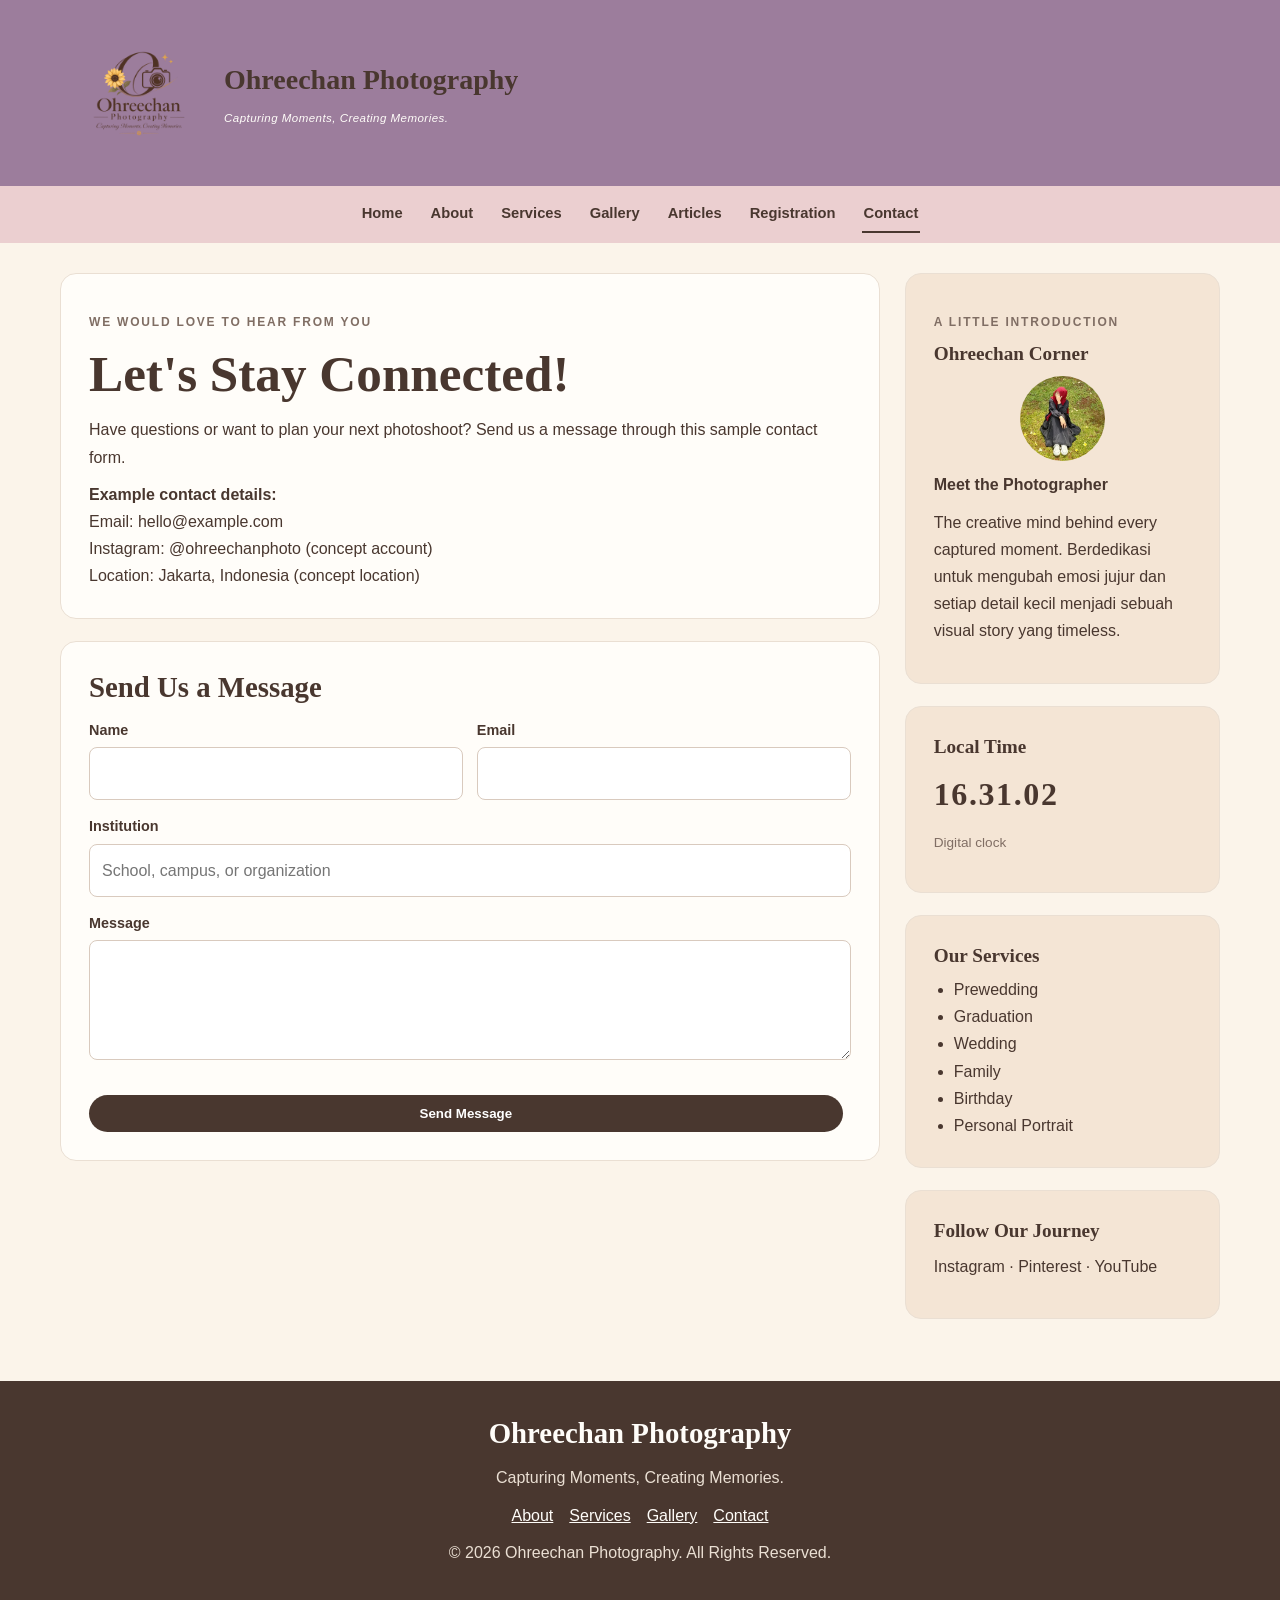
<file: contact.html>
<!DOCTYPE html>
<html lang="id">
<head>
<meta charset="UTF-8">
<meta name="viewport" content="width=device-width, initial-scale=1.0">
<meta name="description" content="Ohreechan Photography — photography services and creative studio concept.">
<title>Contact | Ohreechan Photography</title>
<link rel="icon" type="image/svg+xml" href="images/logofotofg.svg">
<link rel="stylesheet" href="style.css">
</head>
<body>

<header class="site-header">
  <a class="brand" href="index.html">
    <img src="images/logofoto.png" alt="Logo Ohreechan Photography">
    <span><span class="brand-name">Ohreechan Photography</span><br><span class="brand-tagline">Capturing Moments, Creating Memories.</span></span>
  </a>
  <button class="menu-toggle" id="menuToggle" aria-label="Buka menu">☰ Menu</button>
</header>
<nav class="site-nav" id="siteNav"><a class="" href="index.html">Home</a><a class="" href="about.html">About</a><a class="" href="services.html">Services</a><a class="" href="gallery.html">Gallery</a><a class="" href="articles.html">Articles</a><a class="" href="registration.html">Registration</a><a class="active" href="contact.html">Contact</a></nav>

<div class="page-wrap">
<main class="">
<section class="panel"><p class="eyebrow">We would love to hear from you</p><h1>Let's Stay Connected!</h1><p>Have questions or want to plan your next photoshoot? Send us a message through this sample contact form.</p><div class="notice"><strong>Example contact details:</strong><br>Email: hello@example.com<br>Instagram: @ohreechanphoto (concept account)<br>Location: Jakarta, Indonesia (concept location)</div></section>
<section class="panel"><h2>Send Us a Message</h2><form class="demo-form">
<div class="form-row"><div><label for="contactName">Name</label><input id="contactName" name="name" required></div><div><label for="contactEmail">Email</label><input id="contactEmail" name="email" type="email" required></div></div>
<div><label for="institution">Institution</label><input id="institution" name="institution" placeholder="School, campus, or organization"></div>
<div><label for="message">Message</label><textarea id="message" name="message" required></textarea></div>
<button type="submit">Send Message</button><p class="notice form-message hidden" role="status"></p>
</form></section>
</main>

<aside class="sidebar">
  <section class="panel">
    <p class="eyebrow">A little introduction</p><h3>Ohreechan Corner</h3>
    <img class="profile-icon" src="images/nur.jpeg" alt="Ilustrasi profil fotografer">
    <p><strong>Meet the Photographer</strong></p>
    <p>The creative mind behind every captured moment. Berdedikasi untuk mengubah emosi jujur dan setiap detail kecil menjadi sebuah visual story yang timeless.</p>
  </section>
  <section class="panel"><h3>Local Time</h3><div class="clock" id="clock">00:00:00</div><p class="article-meta">Digital clock</p></section>
  <section class="panel"><h3>Our Services</h3><ul><li>Prewedding</li><li>Graduation</li><li>Wedding</li><li>Family</li><li>Birthday</li><li>Personal Portrait</li></ul></section>
  <section class="panel"><h3>Follow Our Journey</h3><p>Instagram · Pinterest · YouTube</p><p class="article-meta"></p></section>
</aside>

</div>

<footer class="site-footer">
  <h2>Ohreechan Photography</h2>
  <p>Capturing Moments, Creating Memories.</p>
  <p><a href="about.html">About</a><a href="services.html">Services</a><a href="gallery.html">Gallery</a><a href="contact.html">Contact</a></p>
  <p>© 2026 Ohreechan Photography. All Rights Reserved.</p>
</footer>

<script src="script.js"></script>
</body>
</html>
</file>
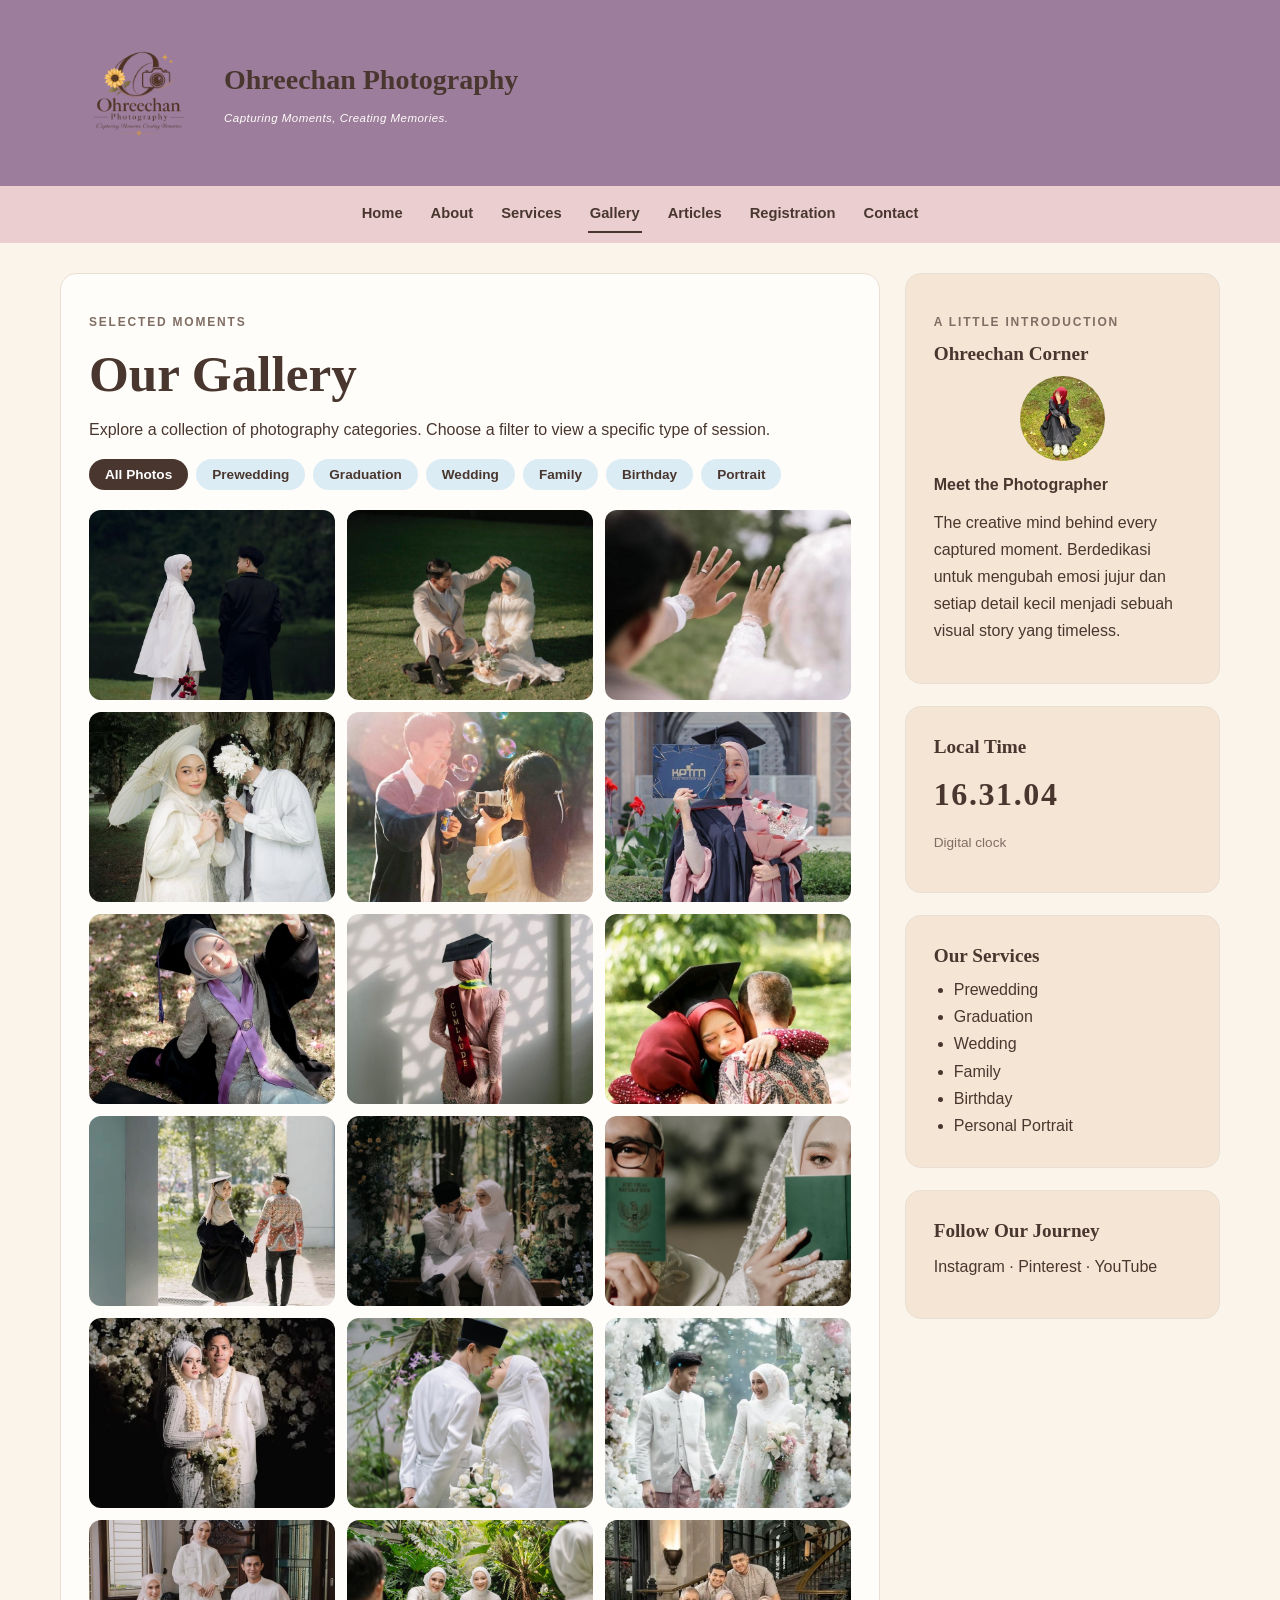
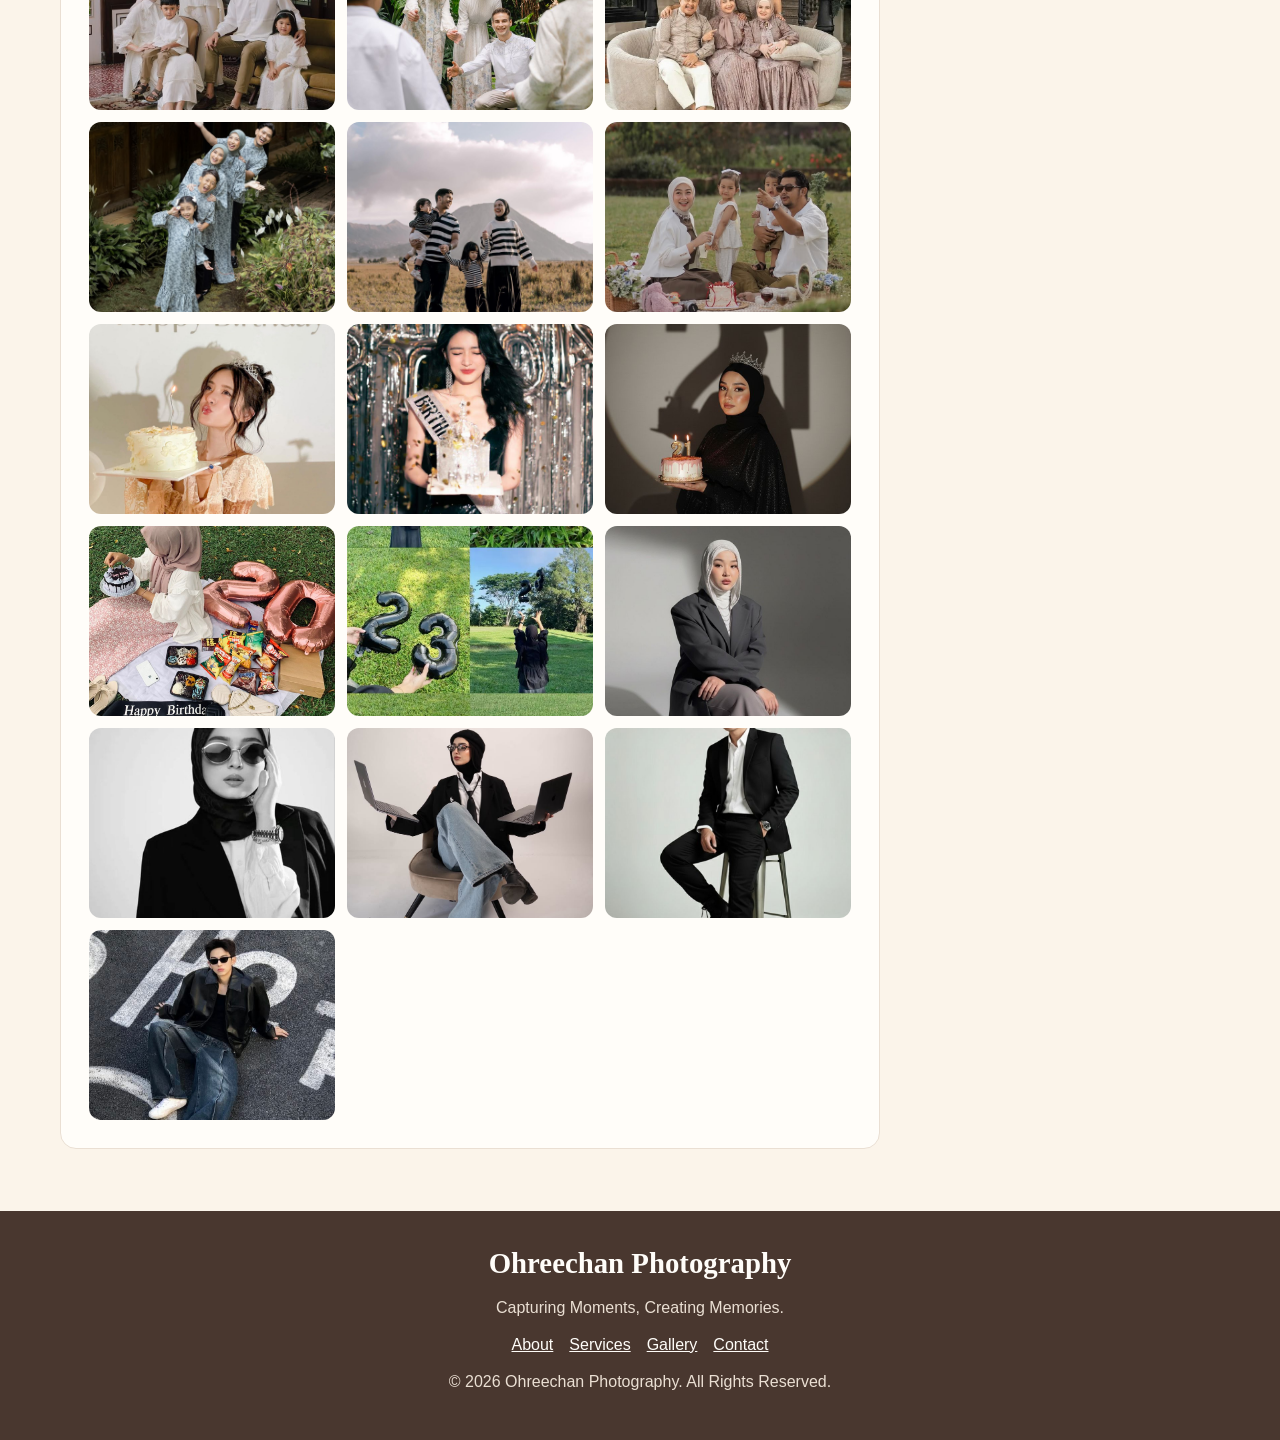
<file: gallery.html>
<!DOCTYPE html>
<html lang="id">
<head>
<meta charset="UTF-8">
<meta name="viewport" content="width=device-width, initial-scale=1.0">
<meta name="description" content="Ohreechan Photography — photography services and creative studio concept.">
<title>Gallery | Ohreechan Photography</title>
<link rel="icon" type="image/svg+xml" href="images/logofotofg.svg">
<link rel="stylesheet" href="style.css">
</head>
<body>

<header class="site-header">
  <a class="brand" href="index.html">
    <img src="images/logofoto.png" alt="Logo Ohreechan Photography">
    <span><span class="brand-name">Ohreechan Photography</span><br><span class="brand-tagline">Capturing Moments, Creating Memories.</span></span>
  </a>
  <button class="menu-toggle" id="menuToggle" aria-label="Buka menu">☰ Menu</button>
</header>

<nav class="site-nav" id="siteNav">
  <a href="index.html">Home</a>
  <a href="about.html">About</a>
  <a href="services.html">Services</a>
  <a class="active" href="gallery.html">Gallery</a>
  <a href="articles.html">Articles</a>
  <a href="registration.html">Registration</a>
  <a href="contact.html">Contact</a>
</nav>

<div class="page-wrap">
  <main>
    <section class="panel">
      <p class="eyebrow">Selected moments</p>
      <h1>Our Gallery</h1>
      <p>Explore a collection of photography categories. Choose a filter to view a specific type of session.</p>
      
      <div class="filter-buttons">
        <button class="selected" data-filter="all">All Photos</button>
        <button data-filter="prewedding">Prewedding</button>
        <button data-filter="graduation">Graduation</button>
        <button data-filter="wedding">Wedding</button>
        <button data-filter="family">Family</button>
        <button data-filter="birthday">Birthday</button>
        <button data-filter="portrait">Portrait</button>
      </div>

      <div class="gallery-grid">
        <img data-category="prewedding" src="images/prewedding1.jpg" alt="Prewedding couple" loading="lazy">
        <img data-category="prewedding" src="images/prewedding2.jpg" alt="Prewedding couple" loading="lazy">
        <img data-category="prewedding" src="images/prewedding3.jpg" alt="Prewedding couple" loading="lazy">
        <img data-category="prewedding" src="images/prewedding4.jpg" alt="Prewedding couple" loading="lazy">
        <img data-category="prewedding" src="images/prewedding5.jpg" alt="Prewedding couple" loading="lazy">
        <img data-category="graduation" src="images/graduation1.jpg" alt="Graduation" loading="lazy">
        <img data-category="graduation" src="images/graduation2.jpg" alt="Graduation" loading="lazy">
        <img data-category="graduation" src="images/graduation3.jpg" alt="Graduation" loading="lazy">
        <img data-category="graduation" src="images/graduation4.jpg" alt="Graduation" loading="lazy">
        <img data-category="graduation" src="images/graduation5.jpg" alt="Graduation" loading="lazy">
        <img data-category="wedding" src="images/wedding1.jpg" alt="Wedding" loading="lazy">
        <img data-category="wedding" src="images/wedding2.jpg" alt="Wedding" loading="lazy">
        <img data-category="wedding" src="images/wedding3.jpg" alt="Wedding" loading="lazy">
        <img data-category="wedding" src="images/wedding4.jpg" alt="Wedding" loading="lazy">
        <img data-category="wedding" src="images/wedding5.jpg" alt="Wedding" loading="lazy">
        <img data-category="family" src="images/family1.jpg" alt="Family" loading="lazy">
        <img data-category="family" src="images/family2.jpg" alt="Family" loading="lazy">
        <img data-category="family" src="images/family3.jpg" alt="Family" loading="lazy">
        <img data-category="family" src="images/family4.jpg" alt="Family" loading="lazy">
        <img data-category="family" src="images/family5.jpg" alt="Family" loading="lazy">
        <img data-category="family" src="images/family6.jpg" alt="Family" loading="lazy">
        <img data-category="birthday" src="images/birhtday1.jpg" alt="Birthday" loading="lazy">
        <img data-category="birthday" src="images/birhtday2.jpg" alt="Birthday" loading="lazy">
        <img data-category="birthday" src="images/birhtday3.jpg" alt="Birthday" loading="lazy">
        <img data-category="birthday" src="images/birthday4.jpg" alt="Birthday" loading="lazy">
        <img data-category="birthday" src="images/birthday5.jpg" alt="Birthday" loading="lazy">
        <img data-category="portrait" src="images/potret1.jpg" alt="Portrait" loading="lazy">
        <img data-category="portrait" src="images/potret2.jpg" alt="Portrait" loading="lazy">
        <img data-category="portrait" src="images/potret3.jpg" alt="Portrait" loading="lazy">
        <img data-category="portrait" src="images/potret4.jpg" alt="Portrait" loading="lazy">
        <img data-category="portrait" src="images/potret5.jpg" alt="Portrait" loading="lazy">
      </div>
    </section>
  </main>

  <aside class="sidebar">
    <section class="panel">
      <p class="eyebrow">A little introduction</p>
      <h3>Ohreechan Corner</h3>
      <img class="profile-icon" src="images/nur.jpeg" alt="Ilustrasi profil fotografer">
      <p><strong>Meet the Photographer</strong></p>
      <p>The creative mind behind every captured moment. Berdedikasi untuk mengubah emosi jujur dan setiap detail kecil menjadi sebuah visual story yang timeless.</p>
    </section>
    <section class="panel">
      <h3>Local Time</h3>
      <div class="clock" id="clock">00:00:00</div>
      <p class="article-meta">Digital clock</p>
    </section>
    <section class="panel">
      <h3>Our Services</h3>
      <ul>
        <li>Prewedding</li>
        <li>Graduation</li>
        <li>Wedding</li>
        <li>Family</li>
        <li>Birthday</li>
        <li>Personal Portrait</li>
      </ul>
    </section>
    <section class="panel">
      <h3>Follow Our Journey</h3>
      <p>Instagram · Pinterest · YouTube</p>
      <p class="article-meta"></p>
    </section>
  </aside>
</div>

<footer class="site-footer">
  <h2>Ohreechan Photography</h2>
  <p>Capturing Moments, Creating Memories.</p>
  <p><a href="about.html">About</a><a href="services.html">Services</a><a href="gallery.html">Gallery</a><a href="contact.html">Contact</a></p>
  <p>© 2026 Ohreechan Photography. All Rights Reserved.</p>
</footer>

<script src="script.js"></script>
</body>
</html>
</file>
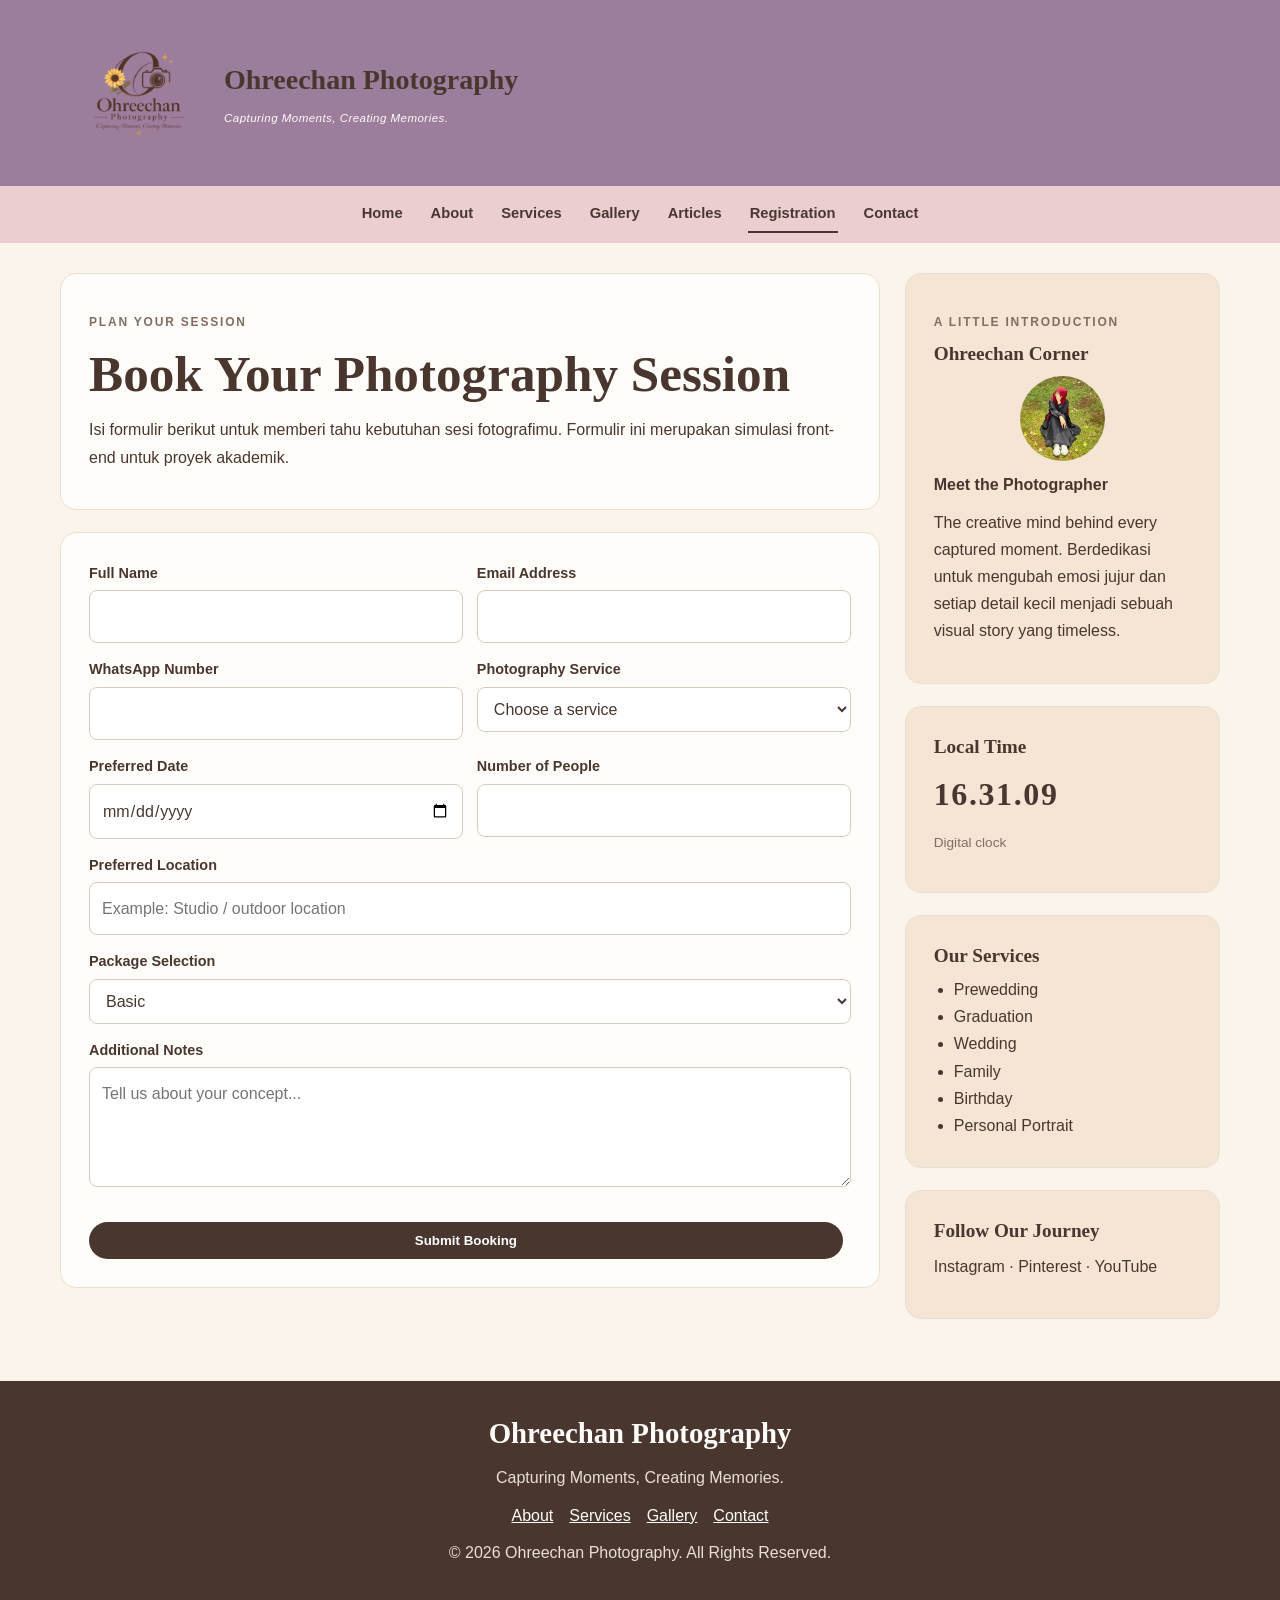
<file: registration.html>
<!DOCTYPE html>
<html lang="id">
<head>
<meta charset="UTF-8">
<meta name="viewport" content="width=device-width, initial-scale=1.0">
<meta name="description" content="Ohreechan Photography — photography services and creative studio concept.">
<title>Registration | Ohreechan Photography</title>
<link rel="icon" type="image/svg+xml" href="images/logofotofg.svg">
<link rel="stylesheet" href="style.css">
</head>
<body>

<header class="site-header">
  <a class="brand" href="index.html">
    <img src="images/logofoto.png" alt="Logo Ohreechan Photography">
    <span><span class="brand-name">Ohreechan Photography</span><br><span class="brand-tagline">Capturing Moments, Creating Memories.</span></span>
  </a>
  <button class="menu-toggle" id="menuToggle" aria-label="Buka menu">☰ Menu</button>
</header>
<nav class="site-nav" id="siteNav"><a class="" href="index.html">Home</a><a class="" href="about.html">About</a><a class="" href="services.html">Services</a><a class="" href="gallery.html">Gallery</a><a class="" href="articles.html">Articles</a><a class="active" href="registration.html">Registration</a><a class="" href="contact.html">Contact</a></nav>

<div class="page-wrap">
<main class="">
<section class="panel"><p class="eyebrow">Plan your session</p><h1>Book Your Photography Session</h1><p>Isi formulir berikut untuk memberi tahu kebutuhan sesi fotografimu. Formulir ini merupakan simulasi front-end untuk proyek akademik.</p></section>
<section class="panel"><form class="demo-form">
<div class="form-row"><div><label for="fullName">Full Name</label><input id="fullName" name="fullName" required></div><div><label for="email">Email Address</label><input id="email" name="email" type="email" required></div></div>
<div class="form-row"><div><label for="phone">WhatsApp Number</label><input id="phone" name="phone" type="tel" required></div><div><label for="service">Photography Service</label><select id="service" name="service" required><option value="">Choose a service</option><option>Prewedding</option><option>Graduation</option><option>Wedding</option><option>Family</option><option>Birthday</option><option>Personal Portrait</option></select></div></div>
<div class="form-row"><div><label for="date">Preferred Date</label><input id="date" name="date" type="date" required></div><div><label for="people">Number of People</label><input id="people" name="people" type="number" min="1" required></div></div>
<div><label for="location">Preferred Location</label><input id="location" name="location" placeholder="Example: Studio / outdoor location"></div>
<div><label for="package">Package Selection</label><select id="package" name="package"><option>Basic</option><option>Classic</option><option>Signature</option></select></div>
<div><label for="notes">Additional Notes</label><textarea id="notes" name="notes" placeholder="Tell us about your concept..."></textarea></div>
<button type="submit">Submit Booking</button><p class="notice form-message hidden" role="status"></p>
</form></section>
</main>

<aside class="sidebar">
  <section class="panel">
    <p class="eyebrow">A little introduction</p><h3>Ohreechan Corner</h3>
    <img class="profile-icon" src="images/nur.jpeg" alt="Ilustrasi profil fotografer">
    <p><strong>Meet the Photographer</strong></p>
    <p>The creative mind behind every captured moment. Berdedikasi untuk mengubah emosi jujur dan setiap detail kecil menjadi sebuah visual story yang timeless.</p>
  </section>
  <section class="panel"><h3>Local Time</h3><div class="clock" id="clock">00:00:00</div><p class="article-meta">Digital clock</p></section>
  <section class="panel"><h3>Our Services</h3><ul><li>Prewedding</li><li>Graduation</li><li>Wedding</li><li>Family</li><li>Birthday</li><li>Personal Portrait</li></ul></section>
  <section class="panel"><h3>Follow Our Journey</h3><p>Instagram · Pinterest · YouTube</p><p class="article-meta"></p></section>
</aside>

</div>

<footer class="site-footer">
  <h2>Ohreechan Photography</h2>
  <p>Capturing Moments, Creating Memories.</p>
  <p><a href="about.html">About</a><a href="services.html">Services</a><a href="gallery.html">Gallery</a><a href="contact.html">Contact</a></p>
  <p>© 2026 Ohreechan Photography. All Rights Reserved.</p>
  
</footer>

<script src="script.js"></script>
</body>
</html>
</file>
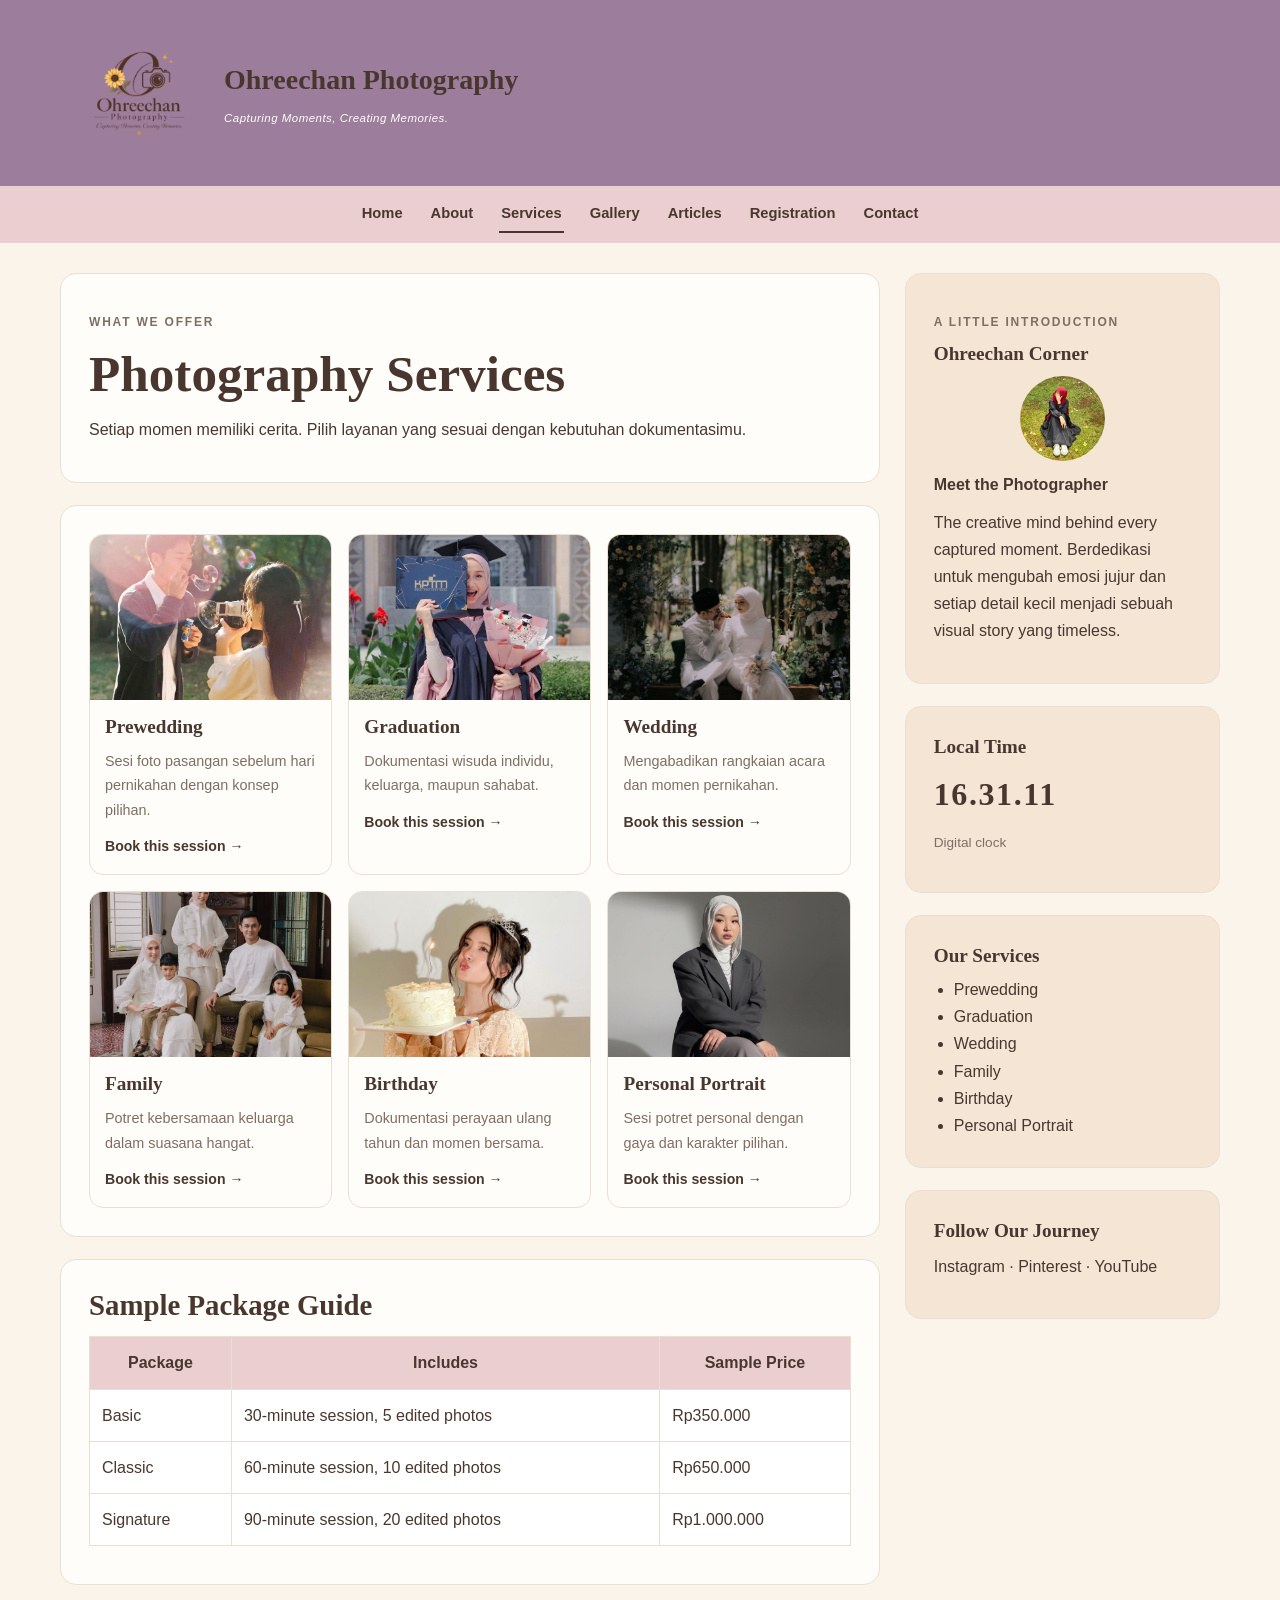
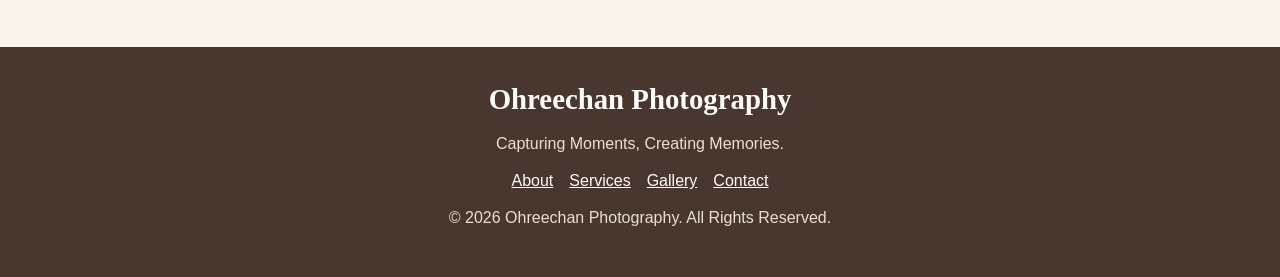
<file: services.html>
<!DOCTYPE html>
<html lang="id">
<head>
<meta charset="UTF-8">
<meta name="viewport" content="width=device-width, initial-scale=1.0">
<meta name="description" content="Ohreechan Photography — photography services and creative studio concept.">
<title>Services | Ohreechan Photography</title>
<link rel="icon" type="image/svg+xml" href="images/logofotofg.svg">
<link rel="stylesheet" href="style.css">
</head>
<body>

<header class="site-header">
  <a class="brand" href="index.html">
    <img src="images/logofoto.png" alt="Logo Ohreechan Photography">
    <span><span class="brand-name">Ohreechan Photography</span><br><span class="brand-tagline">Capturing Moments, Creating Memories.</span></span>
  </a>
  <button class="menu-toggle" id="menuToggle" aria-label="Buka menu">☰ Menu</button>
</header>
<nav class="site-nav" id="siteNav"><a class="" href="index.html">Home</a><a class="" href="about.html">About</a><a class="active" href="services.html">Services</a><a class="" href="gallery.html">Gallery</a><a class="" href="articles.html">Articles</a><a class="" href="registration.html">Registration</a><a class="" href="contact.html">Contact</a></nav>

<div class="page-wrap">
<main class="">
<section class="panel"><p class="eyebrow">What we offer</p><h1>Photography Services</h1><p>Setiap momen memiliki cerita. Pilih layanan yang sesuai dengan kebutuhan dokumentasimu.</p></section>
<section class="panel"><div class="cards">
<article class="card"><img src="images/prewedding5.jpg" alt="Prewedding"><div class="card-body"><h3>Prewedding</h3><p>Sesi foto pasangan sebelum hari pernikahan dengan konsep pilihan.</p><a class="card-link" href="registration.html">Book this session →</a></div></article>
<article class="card"><img src="images/graduation1.jpg" alt="Graduation"><div class="card-body"><h3>Graduation</h3><p>Dokumentasi wisuda individu, keluarga, maupun sahabat.</p><a class="card-link" href="registration.html">Book this session →</a></div></article>
<article class="card"><img src="images/wedding1.jpg" alt="Wedding"><div class="card-body"><h3>Wedding</h3><p>Mengabadikan rangkaian acara dan momen pernikahan.</p><a class="card-link" href="registration.html">Book this session →</a></div></article>
<article class="card"><img src="images/family1.jpg" alt="Family"><div class="card-body"><h3>Family</h3><p>Potret kebersamaan keluarga dalam suasana hangat.</p><a class="card-link" href="registration.html">Book this session →</a></div></article>
<article class="card"><img src="images/birhtday1.jpg" alt="Birthday"><div class="card-body"><h3>Birthday</h3><p>Dokumentasi perayaan ulang tahun dan momen bersama.</p><a class="card-link" href="registration.html">Book this session →</a></div></article>
<article class="card"><img src="images/potret1.jpg" alt="Portrait"><div class="card-body"><h3>Personal Portrait</h3><p>Sesi potret personal dengan gaya dan karakter pilihan.</p><a class="card-link" href="registration.html">Book this session →</a></div></article>
</div></section>
<section class="panel"><h2>Sample Package Guide</h2><div class="table-wrap"><table>
  <tr style="text-align: center;">
    <th style="text-align: center;">Package</th>
    <th style="text-align: center;">Includes</th>
    <th style="text-align: center;">Sample Price</th></tr>
  <tr>
    <td>Basic</td>
    <td>30-minute session, 5 edited photos</td>
    <td>Rp350.000</td></tr>
    <tr>
      <td>Classic</td>
      <td>60-minute session, 10 edited photos</td>
      <td>Rp650.000</td></tr><tr><td>Signature</td>
      <td>90-minute session, 20 edited photos</td>
      <td>Rp1.000.000</td></tr></table></div><p class="article-meta"></p></section>
</main>

<aside class="sidebar">
  <section class="panel">
    <p class="eyebrow">A little introduction</p><h3>Ohreechan Corner</h3>
    <img class="profile-icon" src="images/nur.jpeg" alt="Ilustrasi profil fotografer">
    <p><strong>Meet the Photographer</strong></p>
    <p>The creative mind behind every captured moment. Berdedikasi untuk mengubah emosi jujur dan setiap detail kecil menjadi sebuah visual story yang timeless.</p>
  </section>
  <section class="panel"><h3>Local Time</h3><div class="clock" id="clock">00:00:00</div><p class="article-meta">Digital clock</p></section>
  <section class="panel"><h3>Our Services</h3><ul><li>Prewedding</li><li>Graduation</li><li>Wedding</li><li>Family</li><li>Birthday</li><li>Personal Portrait</li></ul></section>
  <section class="panel"><h3>Follow Our Journey</h3><p>Instagram · Pinterest · YouTube</p><p class="article-meta"></p></section>
</aside>

</div>

<footer class="site-footer">
  <h2>Ohreechan Photography</h2>
  <p>Capturing Moments, Creating Memories.</p>
  <p><a href="about.html">About</a><a href="services.html">Services</a><a href="gallery.html">Gallery</a><a href="contact.html">Contact</a></p>
  <p>© 2026 Ohreechan Photography. All Rights Reserved.</p>
</footer>

<script src="script.js"></script>
</body>
</html>
</file>
<file: style.css>
/* =========================================
    1. PENGATURAN DASAR
========================================= */

* {
    box-sizing: border-box;
    margin: 0;
    padding: 0;
}

/* Warna utama website */
:root {
    --cream: #fbf4ea;
    --blue: #dcecf5;
    --pink: #ebcfd0;
    --brown: #49372f;
    --gold: #e8b84a;
    --white: #fffdf9;
    --muted: #806e64;
    --line: #eadfd3;
}

/* Tampilan seluruh halaman */
body {
    background: var(--cream);
    color: var(--brown);
    font-family: Arial, sans-serif;
    line-height: 1.7;
}

/* Pengaturan gambar dan tautan */
img {
    max-width: 100%;
    display: block;
}

a {
    color: inherit;
}


/* =========================================
    2. HEADER DAN LOGO
========================================= */

.site-header {
    background: #9c7d9c;
    padding: 18px 5%;
    display: flex;
    align-items: center;
    justify-content: space-between;
    gap: 10px;
}

/* Bagian logo dan nama brand */
.brand {
    display: flex;
    align-items: center;
    gap: 10px;
    text-decoration: none;
}

.brand img {
    width: 150px;
    height: 150px;
    object-fit: contain;
}

.brand-name {
    font-family: Georgia, serif;
    font-size: 1.75rem;
    font-weight: bold;
}

.brand-tagline {
    font-size: 0.72rem;
    color: var(--white);
    letter-spacing: 0.04em;
    font-style: italic;
}


/* =========================================
    3. NAVIGASI MENU
========================================= */

.site-nav {
    background: var(--pink);
    padding: 10px 5%;
    display: flex;
    justify-content: center;
    flex-wrap: wrap;
    gap: 8px 24px;
}

.site-nav a {
    text-decoration: none;
    font-size: 0.92rem;
    font-weight: bold;
    padding: 5px 2px;
    border-bottom: 2px solid transparent;
}

.site-nav a:hover,
.site-nav a.active {
    border-color: var(--brown);
}

.menu-toggle {
    display: none;
    border: 1px solid var(--line);
    background: var(--cream);
    color: var(--brown);
    padding: 8px 12px;
    border-radius: 8px;
    cursor: pointer;
}


/* =========================================
    4. LAYOUT UTAMA DAN SIDEBAR
========================================= */

.page-wrap {
    max-width: 1200px;
    margin: 30px auto;
    padding: 0 20px;
    display: grid;
    grid-template-columns: minmax(0, 2.6fr) minmax(230px, 1fr);
    gap: 25px;
}

main {
    min-width: 0;
}

.panel {
    background: var(--white);
    padding: 28px;
    border-radius: 16px;
    margin-bottom: 22px;
    border: 1px solid var(--line);
}

.sidebar .panel {
    background: #f4e5d5;
}

.sidebar ul {
    padding-left: 20px;
}


/* =========================================
    5. JUDUL DAN PARAGRAF
========================================= */

h1,
h2,
h3 {
    font-family: Georgia, serif;
    line-height: 1.25;
}

h1 {
    font-size: clamp(2rem, 4vw, 3.3rem);
}

h2 {
    font-size: 1.8rem;
    margin-bottom: 12px;
}

h3 {
    font-size: 1.2rem;
    margin-bottom: 8px;
}

p {
    margin: 10px 0;
}

.eyebrow {
    color: var(--muted);
    text-transform: uppercase;
    letter-spacing: 0.15em;
    font-size: 0.75rem;
    font-weight: bold;
}


/* =========================================
    6. HERO SECTION
========================================= */

.hero {
    min-height: 390px;
    display: flex;
    align-items: center;
    background:
        linear-gradient(
            90deg,
            rgba(251, 244, 234, 0.96),
            rgba(251, 244, 234, 0.65)
        ),
        url('../images/herobgfg.jpg') center / cover no-repeat;
}

.hero-inner {
    max-width: 650px;
}

.hero h1 {
    margin: 12px 0;
}

.hero p {
    max-width: 560px;
}


/* =========================================
    7. TOMBOL
========================================= */

.button,
button {
    display: inline-block;
    background: var(--brown);
    color: white;
    border: 0;
    border-radius: 30px;
    padding: 11px 20px;
    margin: 12px 8px 0 0;
    text-decoration: none;
    cursor: pointer;
    font-weight: bold;
}

.button.secondary {
    background: var(--pink);
    color: var(--brown);
}


/* =========================================
    8. KARTU LAYANAN DAN ARTIKEL
========================================= */

.section-heading {
    display: flex;
    justify-content: space-between;
    align-items: end;
    gap: 15px;
    margin-bottom: 18px;
}

.cards {
    display: grid;
    grid-template-columns: repeat(3, 1fr);
    gap: 16px;
}

.card {
    background: var(--white);
    border: 1px solid var(--line);
    border-radius: 14px;
    overflow: hidden;
}

.card img {
    width: 100%;
    height: 165px;
    object-fit: cover;
}

.card-body {
    padding: 15px;
}

.card-body p {
    font-size: 0.9rem;
    color: var(--muted);
}

.card-link {
    font-weight: bold;
    font-size: 0.88rem;
    text-decoration: none;
}


/* =========================================
    9. BAGIAN ABOUT
========================================= */

.split {
    display: grid;
    grid-template-columns: 1fr 1fr;
    gap: 22px;
    align-items: center;
}

.split img {
    width: 100%;
    height: 260px;
    object-fit: cover;
    border-radius: 14px;
}


/* =========================================
    10. SIDEBAR DAN PROFIL
========================================= */

.clock {
    font-family: Georgia, serif;
    font-size: 2rem;
    font-weight: bold;
    letter-spacing: 0.05em;
}

.profile-icon {
    width: 85px;
    height: 85px;
    object-fit: cover;
    border-radius: 50%;
    margin: 10px auto;
}


/* =========================================
    11. HALAMAN ARTIKEL
========================================= */

.article-meta {
    color: var(--muted);
    font-size: 0.85rem;
}

.article-image {
    width: 100%;
    max-height: 390px;
    object-fit: cover;
    border-radius: 14px;
    margin: 18px 0;
}


/* =========================================
    12. GALERI FOTO
========================================= */

.gallery-grid {
    display: grid;
    grid-template-columns: repeat(3, 1fr);
    gap: 12px;
}

.gallery-grid img {
    height: 190px;
    width: 100%;
    object-fit: cover;
    border-radius: 12px;
    cursor: pointer;
}

/* Perbaikan untuk Tombol Kategori Galeri */
.filter-buttons {
    display: flex;
    flex-wrap: wrap;
    gap: 8px;
    margin: 15px 0 20px;
    align-items: center;
}

.filter-buttons button,
.filter-buttons .button {
    margin: 0;
    background: var(--blue);
    color: var(--brown);
    border: none;
    padding: 8px 16px;
    border-radius: 20px;
    font-size: 0.85rem;
    cursor: pointer;
    font-weight: bold;
    display: inline-block;
}

.filter-buttons button.selected,
.filter-buttons .button.selected {
    background: var(--brown);
    color: white;
}
.hidden {
    display: none !important;
}

/* =========================================
    13. FORMULIR
========================================= */

form {
    display: grid;
    gap: 14px;
}

.form-row {
    display: grid;
    grid-template-columns: 1fr 1fr;
    gap: 14px;
}

label {
    display: block;
    font-weight: bold;
    font-size: 0.9rem;
    margin-bottom: 5px;
}

input,
select,
textarea {
    width: 100%;
    padding: 12px;
    border: 1px solid #d9cabe;
    border-radius: 8px;
    font: inherit;
    background: white;
    color: var(--brown);
}

textarea {
    min-height: 120px;
    resize: vertical;
}


/* =========================================
    14. TABEL PAKET
========================================= */

.table-wrap {
    overflow-x: auto;
}

table {
    border-collapse: collapse;
    width: 100%;
    background: white;
}

th,
td {
    border: 1px solid var(--line);
    padding: 12px;
    text-align: left;
}

th {
    background: var(--pink);
}


/* =========================================
    15. FOOTER
========================================= */

.site-footer {
    background: var(--brown);
    color: var(--white);
    padding: 35px 5%;
    text-align: center;
    margin-top: 40px;
}

.site-footer a {
    color: var(--white);
    margin: 0 8px;
}

.site-footer p {
    color: #eadfd3;
}


/* =========================================
    16. RESPONSIVE TABLET & HP
========================================= */

@media (max-width: 850px) {
    .page-wrap {
        grid-template-columns: 1fr;
    }

    .cards {
        grid-template-columns: repeat(2, 1fr);
    }
}

@media (max-width: 600px) {
    .site-header {
        padding: 12px 4%;
    }

    .brand-name {
        font-size: 1.1rem;
    }

    .brand img {
        width: 110px;
        height: auto;
    }

    .menu-toggle {
        display: block;
    }

    .site-nav {
        display: none;
        flex-direction: column;
        align-items: center;
    }

    .site-nav.open {
        display: flex;
    }

    .cards,
    .gallery-grid,
    .split,
    .form-row {
        grid-template-columns: 1fr;
    }

    .panel {
        padding: 20px;
    }

    .hero {
        min-height: 330px;
    }

    .gallery-grid img {
        height: 230px;
    }
  
}
</file>
